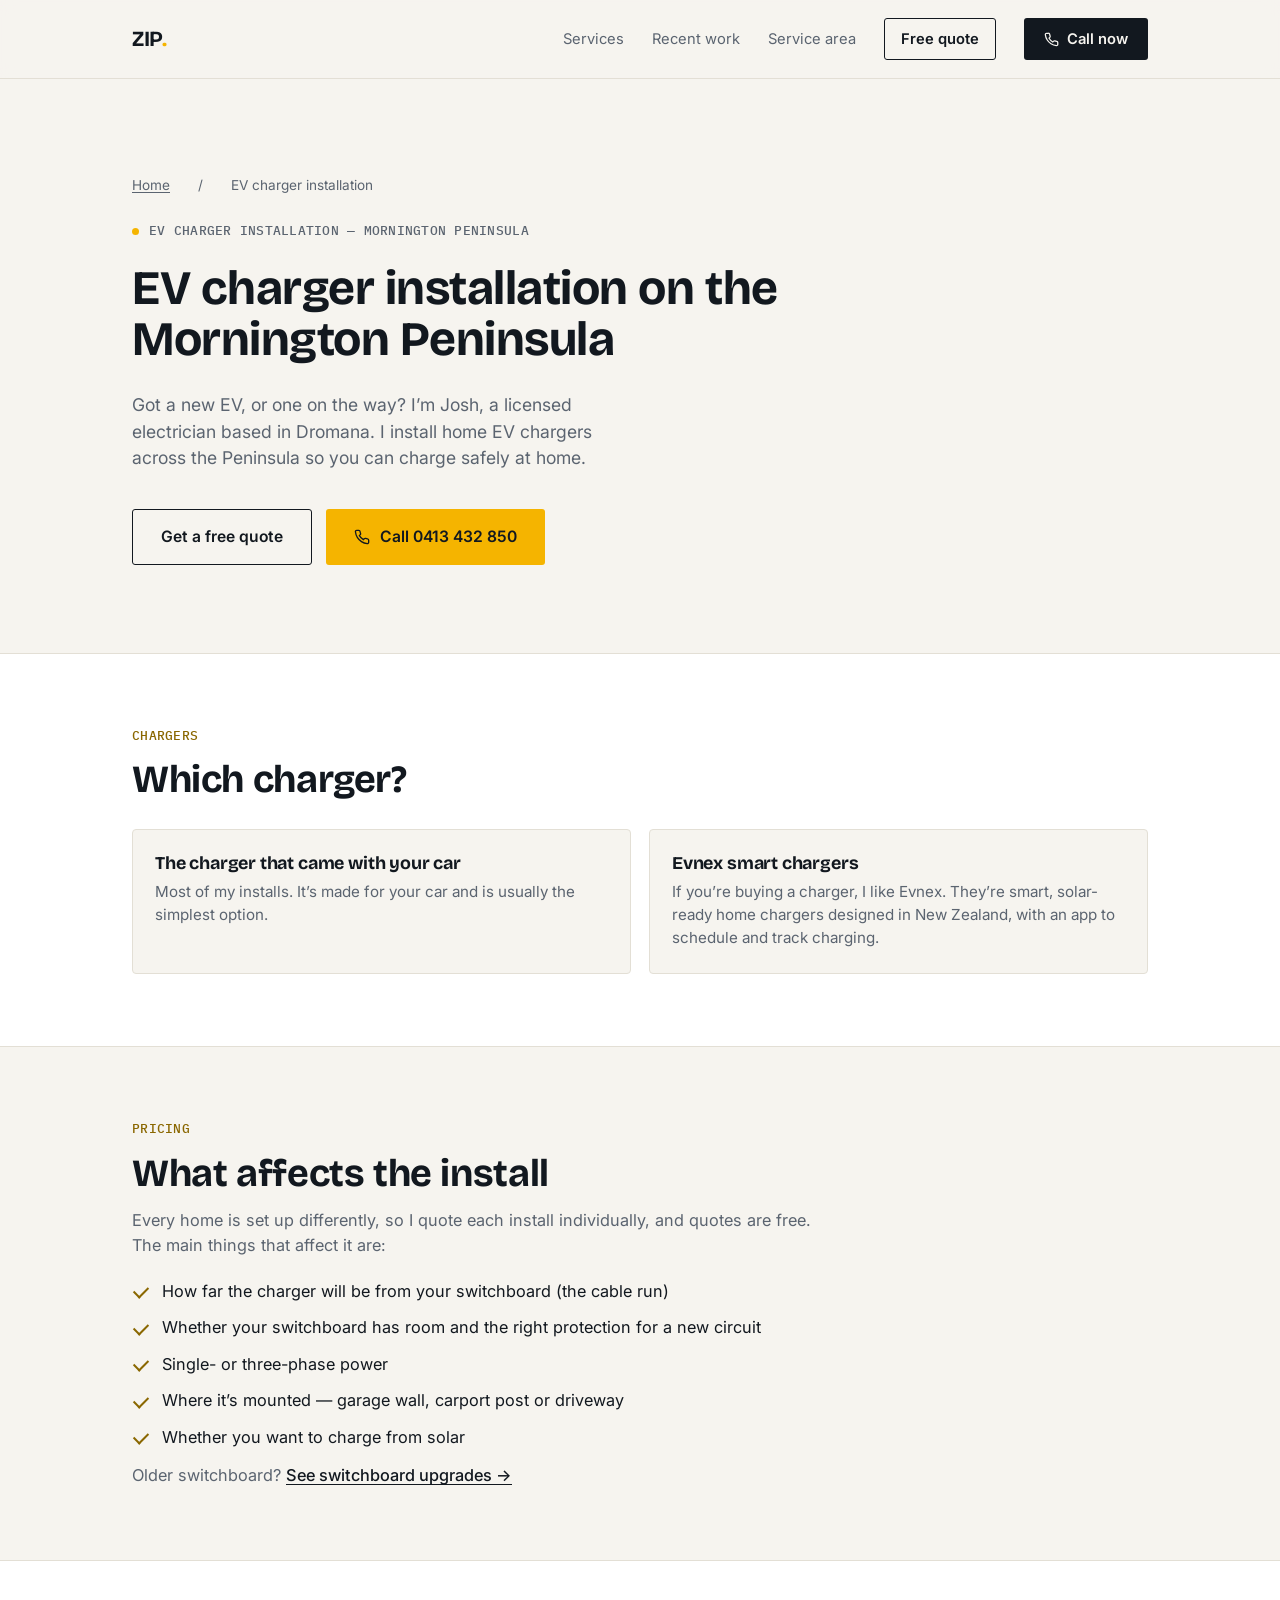
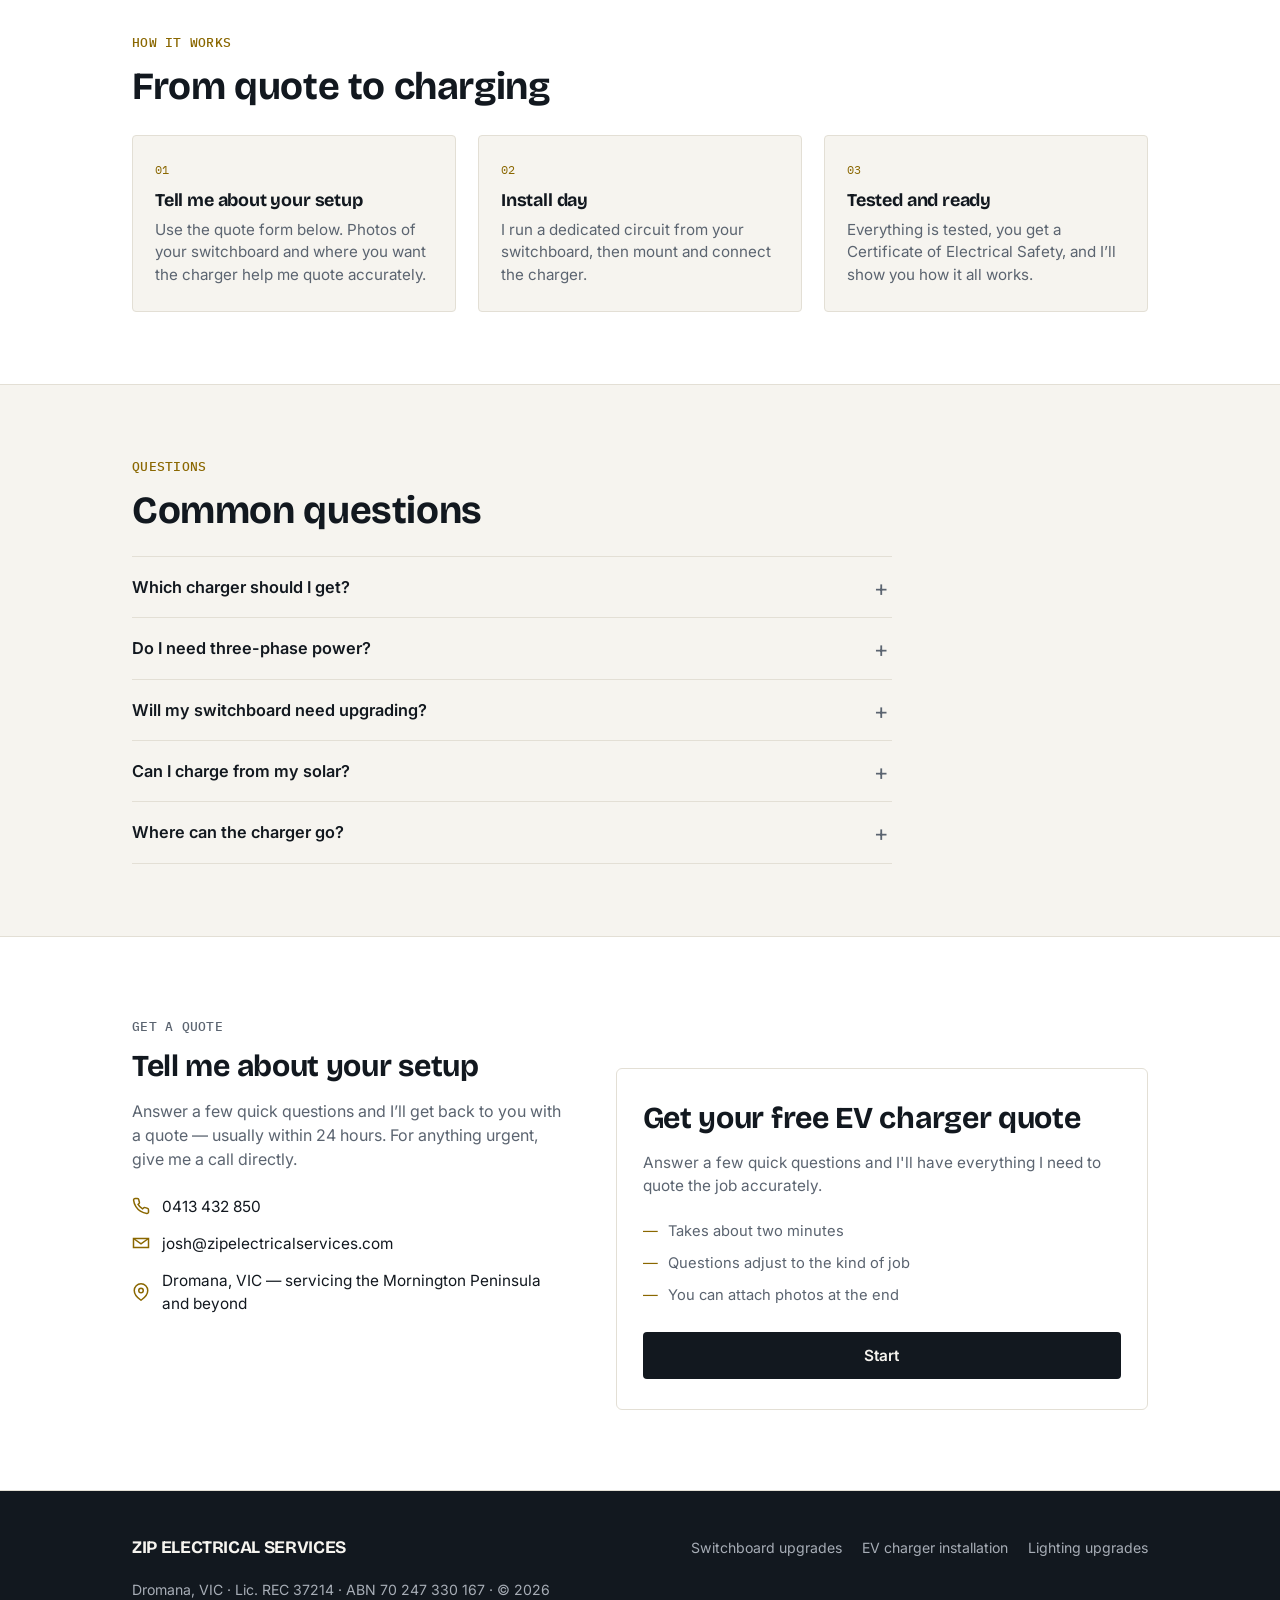
<file: ev-charger-installation.html>
<!DOCTYPE html>
<html lang="en-AU">
<head>
<meta charset="UTF-8">
<meta name="viewport" content="width=device-width, initial-scale=1.0">
<title>EV Charger Installation Mornington Peninsula | Zip Electrical</title>
<meta name="description" content="Home EV charger installs across the Mornington Peninsula by a licensed Dromana electrician. Your car&rsquo;s own charger or an Evnex smart charger. Free quotes.">
<link rel="canonical" href="https://www.zipelectricalservices.com/ev-charger-installation">

<!-- Favicon -->
<link rel="icon" href="/favicon.ico" sizes="any">
<link rel="icon" type="image/png" sizes="32x32" href="/favicon-32x32.png">
<link rel="icon" type="image/png" sizes="16x16" href="/favicon-16x16.png">
<link rel="apple-touch-icon" sizes="180x180" href="/apple-touch-icon.png">
<meta name="theme-color" content="#F6F4EF">

<!-- Open Graph -->
<meta property="og:type" content="website">
<meta property="og:site_name" content="Zip Electrical Services">
<meta property="og:title" content="EV Charger Installation Mornington Peninsula | Zip Electrical">
<meta property="og:description" content="Home EV charger installs across the Mornington Peninsula by a licensed Dromana electrician. Your car&rsquo;s own charger or an Evnex smart charger. Free quotes.">
<meta property="og:image" content="https://www.zipelectricalservices.com/images/work2-switchboard-upgrade.jpg">
<meta property="og:url" content="https://www.zipelectricalservices.com/ev-charger-installation">
<meta property="og:locale" content="en_AU">
<meta name="twitter:card" content="summary_large_image">

<script type="application/ld+json">
{
  "@context": "https://schema.org",
  "@type": "Service",
  "name": "EV charger installation",
  "serviceType": "EV charger installation",
  "url": "https://www.zipelectricalservices.com/ev-charger-installation",
  "provider": {
    "@id": "https://www.zipelectricalservices.com/#business"
  },
  "areaServed": {
    "@type": "Place",
    "name": "Mornington Peninsula, VIC"
  }
}
</script>
<script type="application/ld+json">
{
  "@context": "https://schema.org",
  "@type": "BreadcrumbList",
  "itemListElement": [
    {
      "@type": "ListItem",
      "position": 1,
      "name": "Home",
      "item": "https://www.zipelectricalservices.com/"
    },
    {
      "@type": "ListItem",
      "position": 2,
      "name": "EV charger installation",
      "item": "https://www.zipelectricalservices.com/ev-charger-installation"
    }
  ]
}
</script>
<script type="application/ld+json">
{
  "@context": "https://schema.org",
  "@type": "FAQPage",
  "mainEntity": [
    {
      "@type": "Question",
      "name": "Which charger should I get?",
      "acceptedAnswer": {
        "@type": "Answer",
        "text": "Most of my installs are the charger that came with the car, and that’s usually the simplest option. If you’re buying one, I like Evnex: smart, solar-ready chargers that are well made and easy to use."
      }
    },
    {
      "@type": "Question",
      "name": "Do I need three-phase power?",
      "acceptedAnswer": {
        "@type": "Answer",
        "text": "No. Most homes on the Peninsula are single-phase and charge an EV overnight without any trouble. If you already have three-phase, some cars and chargers can use it to charge faster."
      }
    },
    {
      "@type": "Question",
      "name": "Will my switchboard need upgrading?",
      "acceptedAnswer": {
        "@type": "Answer",
        "text": "Sometimes. An EV charger needs its own circuit, and older boards may not have room or the right protection. A photo of your board helps me check this before I quote. See switchboard upgrades."
      }
    },
    {
      "@type": "Question",
      "name": "Can I charge from my solar?",
      "acceptedAnswer": {
        "@type": "Answer",
        "text": "Some chargers, including Evnex, can use your excess solar to charge the car. Mention you have solar in the quote form and I’ll factor it in."
      }
    },
    {
      "@type": "Question",
      "name": "Where can the charger go?",
      "acceptedAnswer": {
        "@type": "Answer",
        "text": "Usually on a garage wall or carport post close to where you park. The further it is from the switchboard, the longer the cable run, which is why the quote form asks about distance."
      }
    }
  ]
}
</script>

<link rel="preconnect" href="https://fonts.googleapis.com">
<link rel="preconnect" href="https://fonts.gstatic.com" crossorigin>
<link href="https://fonts.googleapis.com/css2?family=Bricolage+Grotesque:wght@400;500;600;700;800&family=Inter:wght@400;500;600&family=IBM+Plex+Mono:wght@500&display=swap" rel="stylesheet">
<link rel="stylesheet" href="/styles.css">
</head>
<body>

<a class="skip-link" href="#main">Skip to content</a>

<header>
  <div class="header-inner">
    <a class="logo" href="/" aria-label="Zip Electrical Services home">ZIP<span>.</span></a>
    <nav>
      <a class="navlink" href="/#services">Services</a>
      <a class="navlink" href="/#work">Recent work</a>
      <a class="navlink" href="/#area">Service area</a>
      <a class="quote-btn" href="#quote">Free quote</a>
      <a class="call-btn" href="tel:+61413432850">
        <svg aria-hidden="true" focusable="false" viewBox="0 0 24 24" fill="none" stroke="currentColor" stroke-width="2"><path d="M22 16.92v3a2 2 0 0 1-2.18 2 19.79 19.79 0 0 1-8.63-3.07 19.5 19.5 0 0 1-6-6 19.79 19.79 0 0 1-3.07-8.67A2 2 0 0 1 4.11 2h3a2 2 0 0 1 2 1.72c.127.96.361 1.903.7 2.81a2 2 0 0 1-.45 2.11L8.09 9.91a16 16 0 0 0 6 6l1.27-1.27a2 2 0 0 1 2.11-.45c.907.339 1.85.573 2.81.7A2 2 0 0 1 22 16.92z"/></svg>
        Call now
      </a>
    </nav>
  </div>
</header>

<main id="main">

<section class="hero svc-hero">
  <nav class="breadcrumb" aria-label="Breadcrumb"><a href="/">Home</a> / <span aria-current="page">EV charger installation</span></nav>
  <div class="hero-eyebrow mono"><span class="dot"></span>EV CHARGER INSTALLATION &mdash; MORNINGTON PENINSULA</div>
  <h1>EV charger installation on the Mornington Peninsula</h1>
  <p class="lead">Got a new EV, or one on the way? I&rsquo;m Josh, a licensed electrician based in Dromana. I install home EV chargers across the Peninsula so you can charge safely at home.</p>
  <div class="hero-actions">
    <a class="btn-secondary" href="#quote">Get a free quote</a>
    <a class="btn-primary" href="tel:+61413432850">
      <svg aria-hidden="true" focusable="false" width="16" height="16" viewBox="0 0 24 24" fill="none" stroke="currentColor" stroke-width="2"><path d="M22 16.92v3a2 2 0 0 1-2.18 2 19.79 19.79 0 0 1-8.63-3.07 19.5 19.5 0 0 1-6-6 19.79 19.79 0 0 1-3.07-8.67A2 2 0 0 1 4.11 2h3a2 2 0 0 1 2 1.72c.127.96.361 1.903.7 2.81a2 2 0 0 1-.45 2.11L8.09 9.91a16 16 0 0 0 6 6l1.27-1.27a2 2 0 0 1 2.11-.45c.907.339 1.85.573 2.81.7A2 2 0 0 1 22 16.92z"/></svg>
      Call 0413 432 850
    </a>
  </div>
</section>

<section class="svc-section alt">
  <div class="wrap">
    <div class="section-head" style="margin-bottom:0;">
      <span class="mono">CHARGERS</span>
      <h2>Which charger?</h2>
    </div>
    <div class="card-grid">
      <div class="info-card">
        <h3>The charger that came with your car</h3>
        <p>Most of my installs. It&rsquo;s made for your car and is usually the simplest option.</p>
      </div>
      <div class="info-card">
        <h3>Evnex smart chargers</h3>
        <p>If you&rsquo;re buying a charger, I like Evnex. They&rsquo;re smart, solar-ready home chargers designed in New Zealand, with an app to schedule and track charging.</p>
      </div>
    </div>
  </div>
</section>

<section class="svc-section">
  <div class="wrap">
    <div class="prose">
      <span class="mono" style="color:var(--amber-dark);display:block;margin-bottom:14px;">PRICING</span>
      <h2>What affects the install</h2>
      <p>Every home is set up differently, so I quote each install individually, and quotes are free. The main things that affect it are:</p>
      <ul class="checklist">
        <li>How far the charger will be from your switchboard (the cable run)</li>
        <li>Whether your switchboard has room and the right protection for a new circuit</li>
        <li>Single- or three-phase power</li>
        <li>Where it&rsquo;s mounted &mdash; garage wall, carport post or driveway</li>
        <li>Whether you want to charge from solar</li>
      </ul>
      <p class="related">Older switchboard? <a href="/switchboard-upgrades">See switchboard upgrades &rarr;</a></p>
    </div>
  </div>
</section>

<section class="svc-section alt">
  <div class="wrap">
    <div class="section-head" style="margin-bottom:0;">
      <span class="mono">HOW IT WORKS</span>
      <h2>From quote to charging</h2>
    </div>
    <ol class="steps">
      <li><h3>Tell me about your setup</h3><p>Use the quote form below. Photos of your switchboard and where you want the charger help me quote accurately.</p></li>
      <li><h3>Install day</h3><p>I run a dedicated circuit from your switchboard, then mount and connect the charger.</p></li>
      <li><h3>Tested and ready</h3><p>Everything is tested, you get a Certificate of Electrical Safety, and I&rsquo;ll show you how it all works.</p></li>
    </ol>
  </div>
</section>

<section class="svc-section" id="faq">
  <div class="wrap">
    <div class="section-head" style="margin-bottom:8px;">
      <span class="mono">QUESTIONS</span>
      <h2>Common questions</h2>
    </div>
    <div class="faq">
      <details>
        <summary>Which charger should I get?</summary>
        <p>Most of my installs are the charger that came with the car, and that&rsquo;s usually the simplest option. If you&rsquo;re buying one, I like Evnex: smart, solar-ready chargers that are well made and easy to use.</p>
      </details>
      <details>
        <summary>Do I need three-phase power?</summary>
        <p>No. Most homes on the Peninsula are single-phase and charge an EV overnight without any trouble. If you already have three-phase, some cars and chargers can use it to charge faster.</p>
      </details>
      <details>
        <summary>Will my switchboard need upgrading?</summary>
        <p>Sometimes. An EV charger needs its own circuit, and older boards may not have room or the right protection. A photo of your board helps me check this before I quote. See <a href="/switchboard-upgrades">switchboard upgrades</a>.</p>
      </details>
      <details>
        <summary>Can I charge from my solar?</summary>
        <p>Some chargers, including Evnex, can use your excess solar to charge the car. Mention you have solar in the quote form and I&rsquo;ll factor it in.</p>
      </details>
      <details>
        <summary>Where can the charger go?</summary>
        <p>Usually on a garage wall or carport post close to where you park. The further it is from the switchboard, the longer the cable run, which is why the quote form asks about distance.</p>
      </details>
    </div>
  </div>
</section>

<section class="quote-band" id="quote">
  <div class="quote-inner">
    <div class="quote-side">
      <span class="mono">GET A QUOTE</span>
      <h2>Tell me about your setup</h2>
      <p>Answer a few quick questions and I&rsquo;ll get back to you with a quote &mdash; usually within 24 hours. For anything urgent, give me a call directly.</p>
      <div class="contact-block">
        <div class="contact-row">
          <svg aria-hidden="true" focusable="false" viewBox="0 0 24 24" fill="none" stroke="currentColor" stroke-width="2"><path d="M22 16.92v3a2 2 0 0 1-2.18 2 19.79 19.79 0 0 1-8.63-3.07 19.5 19.5 0 0 1-6-6 19.79 19.79 0 0 1-3.07-8.67A2 2 0 0 1 4.11 2h3a2 2 0 0 1 2 1.72c.127.96.361 1.903.7 2.81a2 2 0 0 1-.45 2.11L8.09 9.91a16 16 0 0 0 6 6l1.27-1.27a2 2 0 0 1 2.11-.45c.907.339 1.85.573 2.81.7A2 2 0 0 1 22 16.92z"/></svg>
          <a href="tel:+61413432850">0413 432 850</a>
        </div>
        <div class="contact-row">
          <svg aria-hidden="true" focusable="false" viewBox="0 0 24 24" fill="none" stroke="currentColor" stroke-width="2"><path d="M4 4h16v16H4z" opacity="0"/><path d="M22 6l-10 7L2 6"/><path d="M2 6h20v12H2z"/></svg>
          <a href="mailto:josh@zipelectricalservices.com">josh@zipelectricalservices.com</a>
        </div>
        <div class="contact-row">
          <svg aria-hidden="true" focusable="false" viewBox="0 0 24 24" fill="none" stroke="currentColor" stroke-width="2"><path d="M21 10c0 7-9 13-9 13s-9-6-9-13a9 9 0 0 1 18 0z"/><circle cx="12" cy="10" r="3"/></svg>
          <span>Dromana, VIC &mdash; servicing the Mornington Peninsula and beyond</span>
        </div>
      </div>
    </div>
    <div class="qb" data-job="ev" data-intro-title="Get your free EV charger quote">
      <div class="progress-track" aria-hidden="true"><div class="progress-fill" id="qbProgressFill"></div></div>
      <div class="qb-step-label" id="qbStepLabel"></div>
      <div id="qbStage"></div>
    </div>
  </div>
</section>

</main>

<footer>
  <div class="footer-inner">
    <a class="logo" href="/">ZIP ELECTRICAL SERVICES</a>
    <nav class="footer-links" aria-label="Services">
      <a href="/switchboard-upgrades">Switchboard upgrades</a>
      <a href="/ev-charger-installation">EV charger installation</a>
      <a href="/lighting-upgrades">Lighting upgrades</a>
    </nav>
    <div>Dromana, VIC &middot; Lic.&nbsp;REC&nbsp;37214 &middot; ABN&nbsp;70&nbsp;247&nbsp;330&nbsp;167 &middot; &copy;&nbsp;2026</div>
  </div>
</footer>

<script src="/quote-wizard.js"></script>
</body>
</html>
</file>
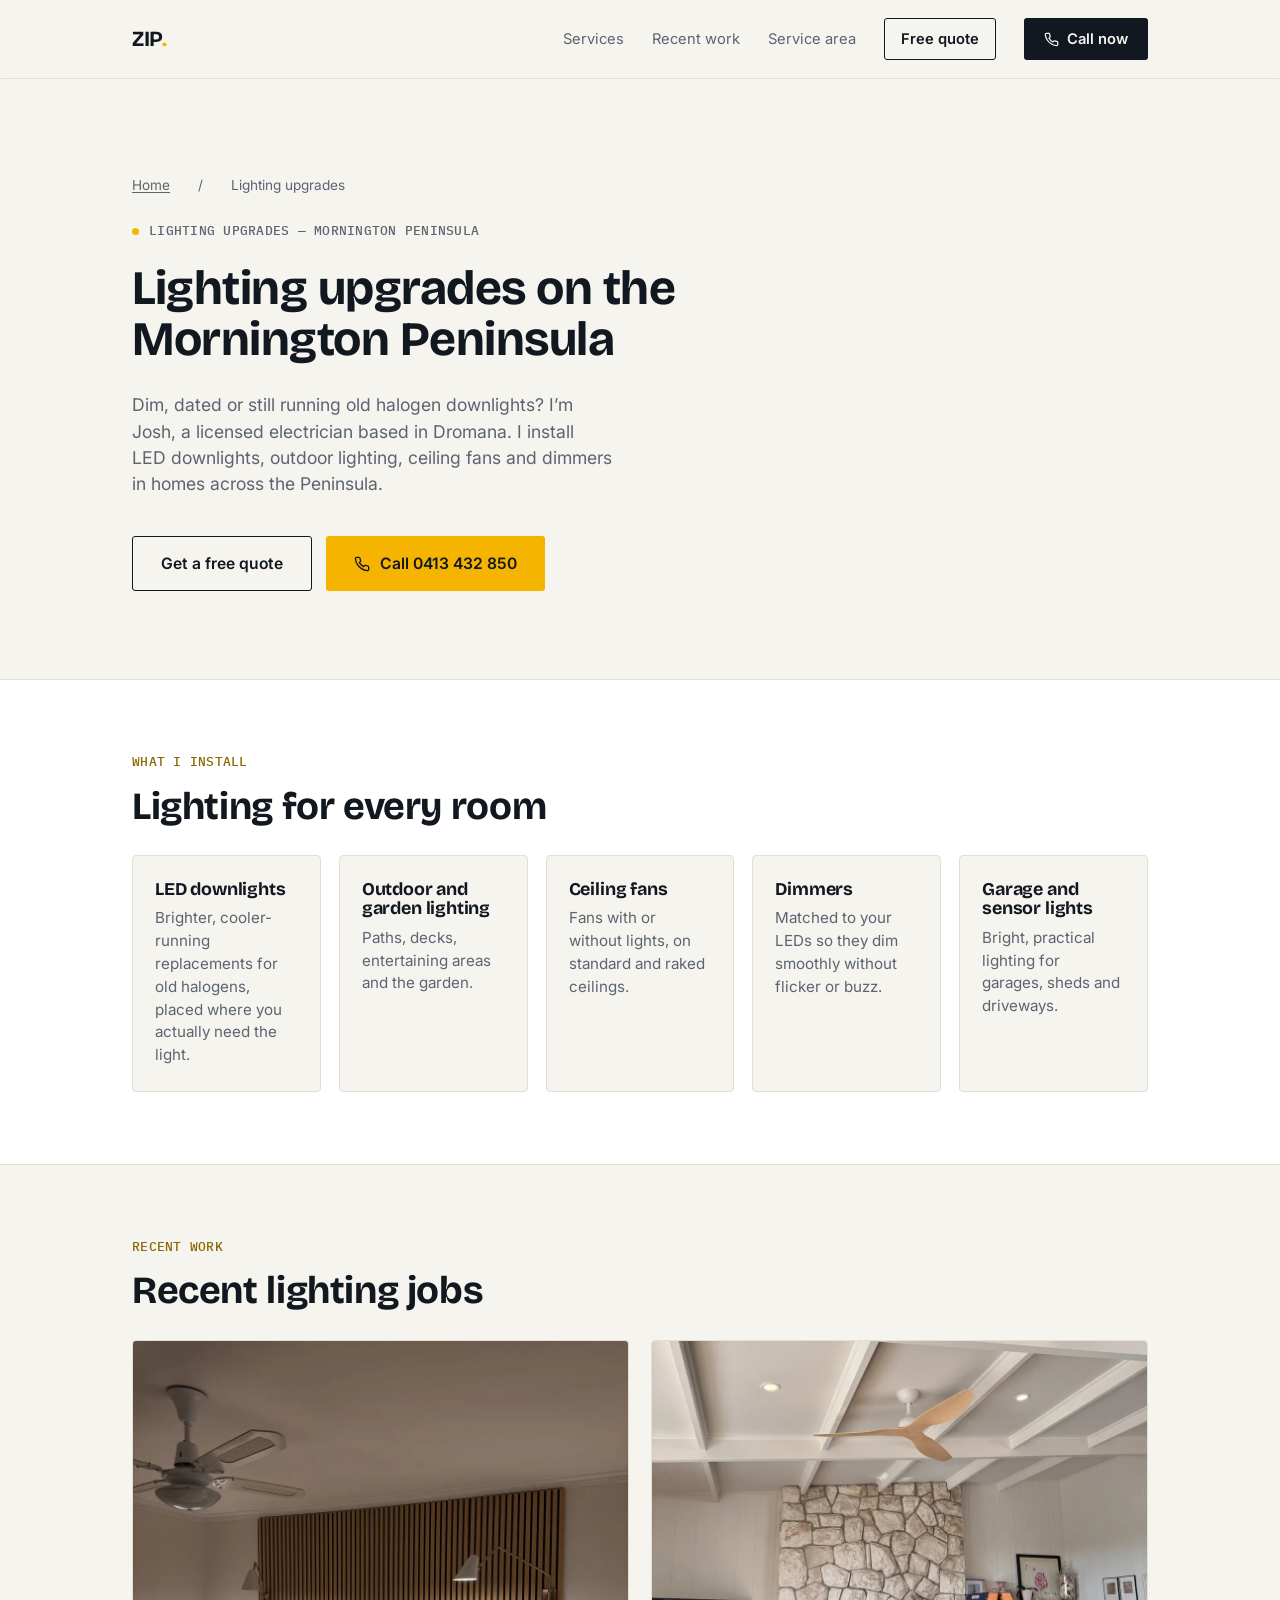
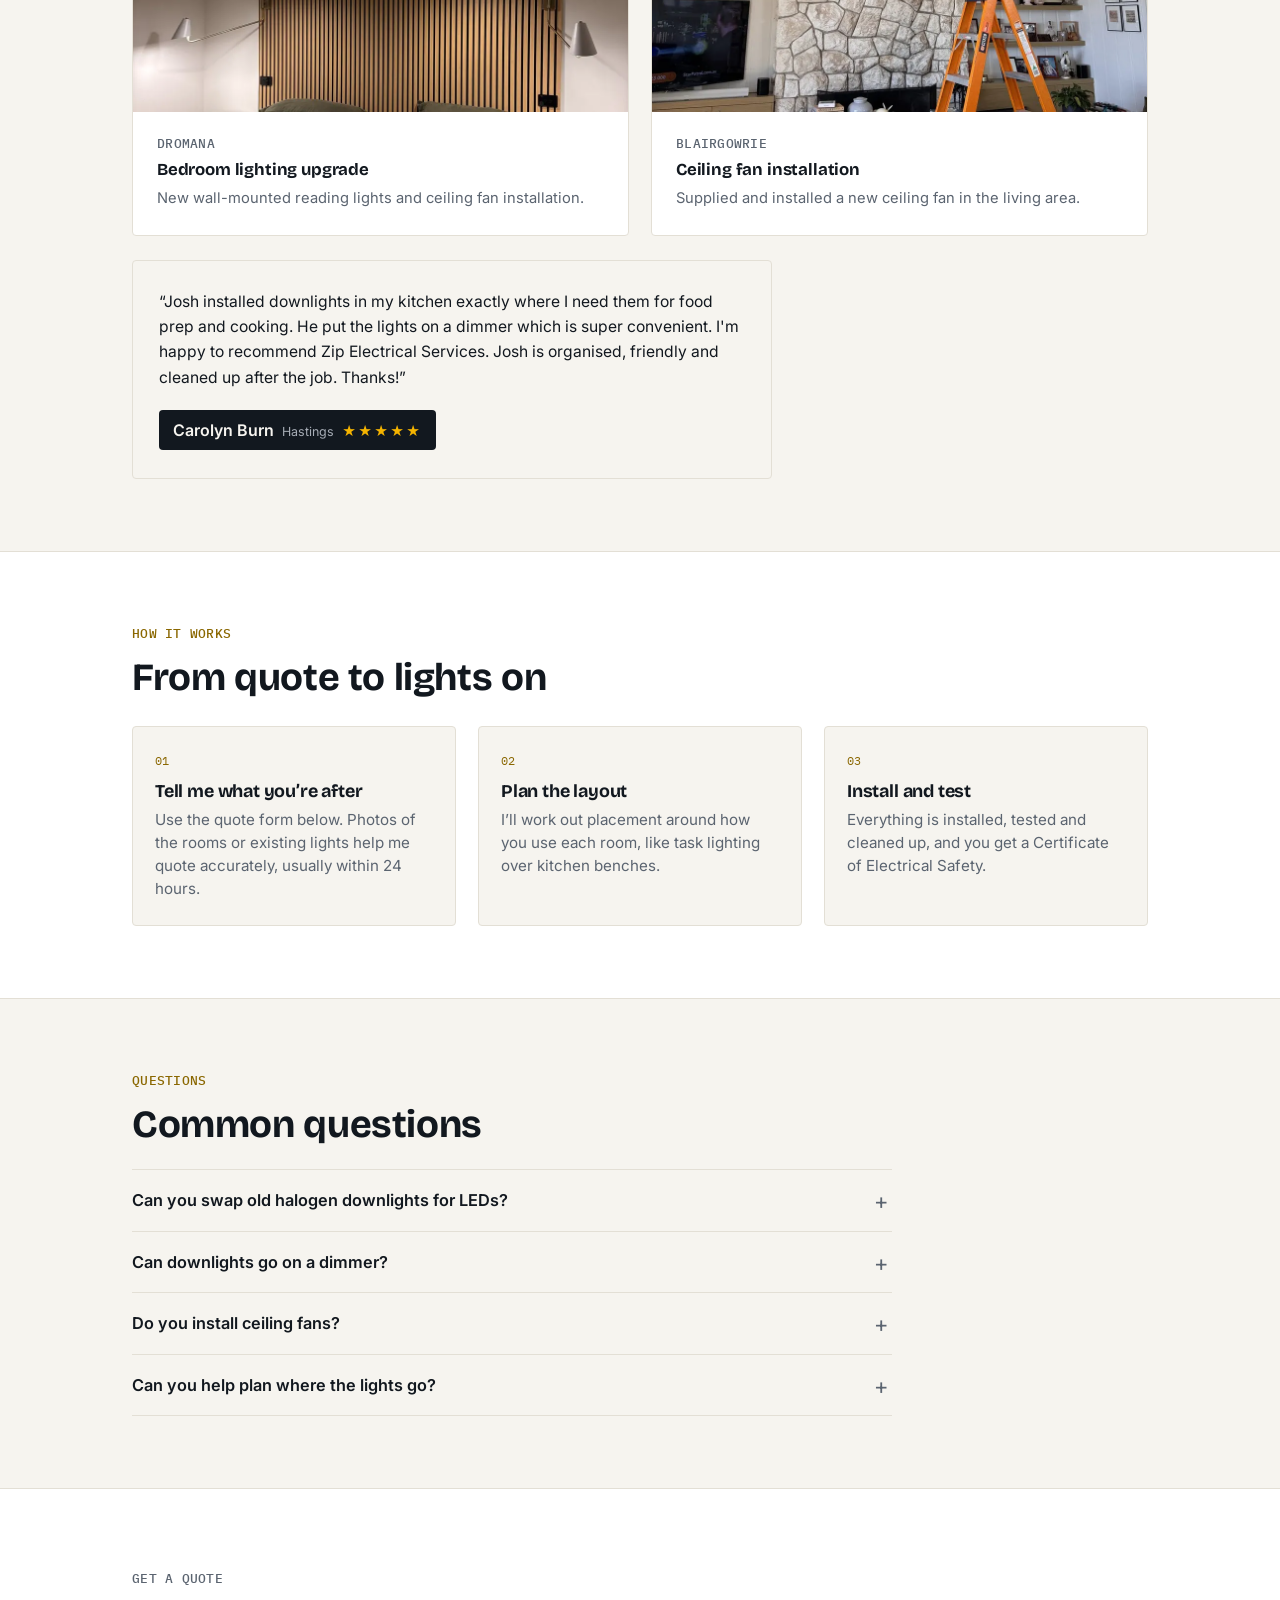
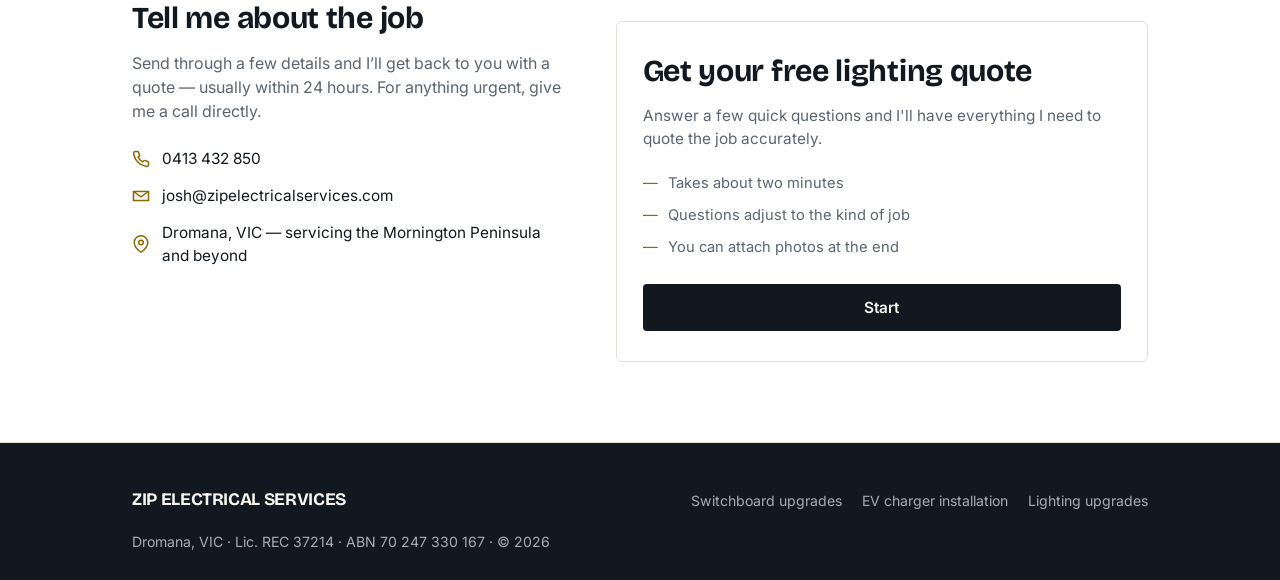
<file: lighting-upgrades.html>
<!DOCTYPE html>
<html lang="en-AU">
<head>
<meta charset="UTF-8">
<meta name="viewport" content="width=device-width, initial-scale=1.0">
<title>LED Lighting Upgrades Mornington Peninsula | Zip Electrical</title>
<meta name="description" content="LED downlights, outdoor lighting, ceiling fans and dimmers installed across the Mornington Peninsula by a licensed Dromana electrician. Free quotes.">
<link rel="canonical" href="https://www.zipelectricalservices.com/lighting-upgrades">

<!-- Favicon -->
<link rel="icon" href="/favicon.ico" sizes="any">
<link rel="icon" type="image/png" sizes="32x32" href="/favicon-32x32.png">
<link rel="icon" type="image/png" sizes="16x16" href="/favicon-16x16.png">
<link rel="apple-touch-icon" sizes="180x180" href="/apple-touch-icon.png">
<meta name="theme-color" content="#F6F4EF">

<!-- Open Graph -->
<meta property="og:type" content="website">
<meta property="og:site_name" content="Zip Electrical Services">
<meta property="og:title" content="LED Lighting Upgrades Mornington Peninsula | Zip Electrical">
<meta property="og:description" content="LED downlights, outdoor lighting, ceiling fans and dimmers installed across the Mornington Peninsula by a licensed Dromana electrician. Free quotes.">
<meta property="og:image" content="https://www.zipelectricalservices.com/images/work1-bedroom-lighting.jpg">
<meta property="og:url" content="https://www.zipelectricalservices.com/lighting-upgrades">
<meta property="og:locale" content="en_AU">
<meta name="twitter:card" content="summary_large_image">

<script type="application/ld+json">
{
  "@context": "https://schema.org",
  "@type": "Service",
  "name": "Lighting upgrades",
  "serviceType": "Lighting installation",
  "url": "https://www.zipelectricalservices.com/lighting-upgrades",
  "provider": {
    "@id": "https://www.zipelectricalservices.com/#business"
  },
  "areaServed": {
    "@type": "Place",
    "name": "Mornington Peninsula, VIC"
  }
}
</script>
<script type="application/ld+json">
{
  "@context": "https://schema.org",
  "@type": "BreadcrumbList",
  "itemListElement": [
    {
      "@type": "ListItem",
      "position": 1,
      "name": "Home",
      "item": "https://www.zipelectricalservices.com/"
    },
    {
      "@type": "ListItem",
      "position": 2,
      "name": "Lighting upgrades",
      "item": "https://www.zipelectricalservices.com/lighting-upgrades"
    }
  ]
}
</script>
<script type="application/ld+json">
{
  "@context": "https://schema.org",
  "@type": "FAQPage",
  "mainEntity": [
    {
      "@type": "Question",
      "name": "Can you swap old halogen downlights for LEDs?",
      "acceptedAnswer": {
        "@type": "Answer",
        "text": "Yes. LEDs use far less power and run much cooler than halogens. I’ll check the existing fittings and wiring while I’m there."
      }
    },
    {
      "@type": "Question",
      "name": "Can downlights go on a dimmer?",
      "acceptedAnswer": {
        "@type": "Answer",
        "text": "Yes, with LED downlights and a dimmer that are compatible with each other. I’ll match them so they dim smoothly without flickering or buzzing."
      }
    },
    {
      "@type": "Question",
      "name": "Do you install ceiling fans?",
      "acceptedAnswer": {
        "@type": "Answer",
        "text": "Yes, including fans with lights, on standard and raked ceilings."
      }
    },
    {
      "@type": "Question",
      "name": "Can you help plan where the lights go?",
      "acceptedAnswer": {
        "@type": "Answer",
        "text": "Yes. I’ll work out placement around how you use the room, like good task lighting over kitchen benches."
      }
    }
  ]
}
</script>

<link rel="preconnect" href="https://fonts.googleapis.com">
<link rel="preconnect" href="https://fonts.gstatic.com" crossorigin>
<link href="https://fonts.googleapis.com/css2?family=Bricolage+Grotesque:wght@400;500;600;700;800&family=Inter:wght@400;500;600&family=IBM+Plex+Mono:wght@500&display=swap" rel="stylesheet">
<link rel="stylesheet" href="/styles.css">
</head>
<body>

<a class="skip-link" href="#main">Skip to content</a>

<header>
  <div class="header-inner">
    <a class="logo" href="/" aria-label="Zip Electrical Services home">ZIP<span>.</span></a>
    <nav>
      <a class="navlink" href="/#services">Services</a>
      <a class="navlink" href="/#work">Recent work</a>
      <a class="navlink" href="/#area">Service area</a>
      <a class="quote-btn" href="#quote">Free quote</a>
      <a class="call-btn" href="tel:+61413432850">
        <svg aria-hidden="true" focusable="false" viewBox="0 0 24 24" fill="none" stroke="currentColor" stroke-width="2"><path d="M22 16.92v3a2 2 0 0 1-2.18 2 19.79 19.79 0 0 1-8.63-3.07 19.5 19.5 0 0 1-6-6 19.79 19.79 0 0 1-3.07-8.67A2 2 0 0 1 4.11 2h3a2 2 0 0 1 2 1.72c.127.96.361 1.903.7 2.81a2 2 0 0 1-.45 2.11L8.09 9.91a16 16 0 0 0 6 6l1.27-1.27a2 2 0 0 1 2.11-.45c.907.339 1.85.573 2.81.7A2 2 0 0 1 22 16.92z"/></svg>
        Call now
      </a>
    </nav>
  </div>
</header>

<main id="main">

<section class="hero svc-hero">
  <nav class="breadcrumb" aria-label="Breadcrumb"><a href="/">Home</a> / <span aria-current="page">Lighting upgrades</span></nav>
  <div class="hero-eyebrow mono"><span class="dot"></span>LIGHTING UPGRADES &mdash; MORNINGTON PENINSULA</div>
  <h1>Lighting upgrades on the Mornington Peninsula</h1>
  <p class="lead">Dim, dated or still running old halogen downlights? I&rsquo;m Josh, a licensed electrician based in Dromana. I install LED downlights, outdoor lighting, ceiling fans and dimmers in homes across the Peninsula.</p>
  <div class="hero-actions">
    <a class="btn-secondary" href="#quote">Get a free quote</a>
    <a class="btn-primary" href="tel:+61413432850">
      <svg aria-hidden="true" focusable="false" width="16" height="16" viewBox="0 0 24 24" fill="none" stroke="currentColor" stroke-width="2"><path d="M22 16.92v3a2 2 0 0 1-2.18 2 19.79 19.79 0 0 1-8.63-3.07 19.5 19.5 0 0 1-6-6 19.79 19.79 0 0 1-3.07-8.67A2 2 0 0 1 4.11 2h3a2 2 0 0 1 2 1.72c.127.96.361 1.903.7 2.81a2 2 0 0 1-.45 2.11L8.09 9.91a16 16 0 0 0 6 6l1.27-1.27a2 2 0 0 1 2.11-.45c.907.339 1.85.573 2.81.7A2 2 0 0 1 22 16.92z"/></svg>
      Call 0413 432 850
    </a>
  </div>
</section>

<section class="svc-section alt">
  <div class="wrap">
    <div class="section-head" style="margin-bottom:0;">
      <span class="mono">WHAT I INSTALL</span>
      <h2>Lighting for every room</h2>
    </div>
    <div class="card-grid">
      <div class="info-card"><h3>LED downlights</h3><p>Brighter, cooler-running replacements for old halogens, placed where you actually need the light.</p></div>
      <div class="info-card"><h3>Outdoor and garden lighting</h3><p>Paths, decks, entertaining areas and the garden.</p></div>
      <div class="info-card"><h3>Ceiling fans</h3><p>Fans with or without lights, on standard and raked ceilings.</p></div>
      <div class="info-card"><h3>Dimmers</h3><p>Matched to your LEDs so they dim smoothly without flicker or buzz.</p></div>
      <div class="info-card"><h3>Garage and sensor lights</h3><p>Bright, practical lighting for garages, sheds and driveways.</p></div>
    </div>
  </div>
</section>

<section class="svc-section" id="work">
  <div class="wrap">
    <div class="section-head" style="margin-bottom:28px;">
      <span class="mono">RECENT WORK</span>
      <h2>Recent lighting jobs</h2>
    </div>
    <div class="work-grid">
      <div class="work-card">
        <div class="work-photo"><img src="/images/work1-bedroom-lighting.webp" alt="Bedroom lighting upgrade in Dromana — wall-mounted reading lights and ceiling fan" loading="lazy" width="1000" height="750"></div>
        <div class="work-body">
          <span class="mono">DROMANA</span>
          <h3>Bedroom lighting upgrade</h3>
          <p>New wall-mounted reading lights and ceiling fan installation.</p>
        </div>
      </div>
      <div class="work-card">
        <div class="work-photo"><img src="/images/work3-ceiling-fan.webp" alt="Ceiling fan installation in Blairgowrie — living room with vaulted ceiling" loading="lazy" width="1000" height="750"></div>
        <div class="work-body">
          <span class="mono">BLAIRGOWRIE</span>
          <h3>Ceiling fan installation</h3>
          <p>Supplied and installed a new ceiling fan in the living area.</p>
        </div>
      </div>
    </div>
    <div class="single-review">
      <blockquote class="testimonial-card">
        <p class="testimonial-text">&ldquo;Josh installed downlights in my kitchen exactly where I need them for food prep and cooking. He put the lights on a dimmer which is super convenient. I'm happy to recommend Zip Electrical Services. Josh is organised, friendly and cleaned up after the job. Thanks!&rdquo;</p>
        <footer class="testimonial-author">
          <div class="testimonial-badge">
            <span class="testimonial-name">Carolyn Burn</span>
            <span class="testimonial-location">Hastings</span>
            <span class="testimonial-stars" role="img" aria-label="5 out of 5 stars">&#9733;&#9733;&#9733;&#9733;&#9733;</span>
          </div>
        </footer>
      </blockquote>
    </div>
  </div>
</section>

<section class="svc-section alt">
  <div class="wrap">
    <div class="section-head" style="margin-bottom:0;">
      <span class="mono">HOW IT WORKS</span>
      <h2>From quote to lights on</h2>
    </div>
    <ol class="steps">
      <li><h3>Tell me what you&rsquo;re after</h3><p>Use the quote form below. Photos of the rooms or existing lights help me quote accurately, usually within 24 hours.</p></li>
      <li><h3>Plan the layout</h3><p>I&rsquo;ll work out placement around how you use each room, like task lighting over kitchen benches.</p></li>
      <li><h3>Install and test</h3><p>Everything is installed, tested and cleaned up, and you get a Certificate of Electrical Safety.</p></li>
    </ol>
  </div>
</section>

<section class="svc-section" id="faq">
  <div class="wrap">
    <div class="section-head" style="margin-bottom:8px;">
      <span class="mono">QUESTIONS</span>
      <h2>Common questions</h2>
    </div>
    <div class="faq">
      <details>
        <summary>Can you swap old halogen downlights for LEDs?</summary>
        <p>Yes. LEDs use far less power and run much cooler than halogens. I&rsquo;ll check the existing fittings and wiring while I&rsquo;m there.</p>
      </details>
      <details>
        <summary>Can downlights go on a dimmer?</summary>
        <p>Yes, with LED downlights and a dimmer that are compatible with each other. I&rsquo;ll match them so they dim smoothly without flickering or buzzing.</p>
      </details>
      <details>
        <summary>Do you install ceiling fans?</summary>
        <p>Yes, including fans with lights, on standard and raked ceilings.</p>
      </details>
      <details>
        <summary>Can you help plan where the lights go?</summary>
        <p>Yes. I&rsquo;ll work out placement around how you use the room, like good task lighting over kitchen benches.</p>
      </details>
    </div>
  </div>
</section>

<section class="quote-band" id="quote">
  <div class="quote-inner">
    <div class="quote-side">
      <span class="mono">GET A QUOTE</span>
      <h2>Tell me about the job</h2>
      <p>Send through a few details and I&rsquo;ll get back to you with a quote &mdash; usually within 24 hours. For anything urgent, give me a call directly.</p>
      <div class="contact-block">
        <div class="contact-row">
          <svg aria-hidden="true" focusable="false" viewBox="0 0 24 24" fill="none" stroke="currentColor" stroke-width="2"><path d="M22 16.92v3a2 2 0 0 1-2.18 2 19.79 19.79 0 0 1-8.63-3.07 19.5 19.5 0 0 1-6-6 19.79 19.79 0 0 1-3.07-8.67A2 2 0 0 1 4.11 2h3a2 2 0 0 1 2 1.72c.127.96.361 1.903.7 2.81a2 2 0 0 1-.45 2.11L8.09 9.91a16 16 0 0 0 6 6l1.27-1.27a2 2 0 0 1 2.11-.45c.907.339 1.85.573 2.81.7A2 2 0 0 1 22 16.92z"/></svg>
          <a href="tel:+61413432850">0413 432 850</a>
        </div>
        <div class="contact-row">
          <svg aria-hidden="true" focusable="false" viewBox="0 0 24 24" fill="none" stroke="currentColor" stroke-width="2"><path d="M4 4h16v16H4z" opacity="0"/><path d="M22 6l-10 7L2 6"/><path d="M2 6h20v12H2z"/></svg>
          <a href="mailto:josh@zipelectricalservices.com">josh@zipelectricalservices.com</a>
        </div>
        <div class="contact-row">
          <svg aria-hidden="true" focusable="false" viewBox="0 0 24 24" fill="none" stroke="currentColor" stroke-width="2"><path d="M21 10c0 7-9 13-9 13s-9-6-9-13a9 9 0 0 1 18 0z"/><circle cx="12" cy="10" r="3"/></svg>
          <span>Dromana, VIC &mdash; servicing the Mornington Peninsula and beyond</span>
        </div>
      </div>
    </div>
    <div class="qb" data-job="lighting" data-intro-title="Get your free lighting quote">
      <div class="progress-track" aria-hidden="true"><div class="progress-fill" id="qbProgressFill"></div></div>
      <div class="qb-step-label" id="qbStepLabel"></div>
      <div id="qbStage"></div>
    </div>
  </div>
</section>

</main>

<footer>
  <div class="footer-inner">
    <a class="logo" href="/">ZIP ELECTRICAL SERVICES</a>
    <nav class="footer-links" aria-label="Services">
      <a href="/switchboard-upgrades">Switchboard upgrades</a>
      <a href="/ev-charger-installation">EV charger installation</a>
      <a href="/lighting-upgrades">Lighting upgrades</a>
    </nav>
    <div>Dromana, VIC &middot; Lic.&nbsp;REC&nbsp;37214 &middot; ABN&nbsp;70&nbsp;247&nbsp;330&nbsp;167 &middot; &copy;&nbsp;2026</div>
  </div>
</footer>

<script src="/quote-wizard.js"></script>
</body>
</html>
</file>
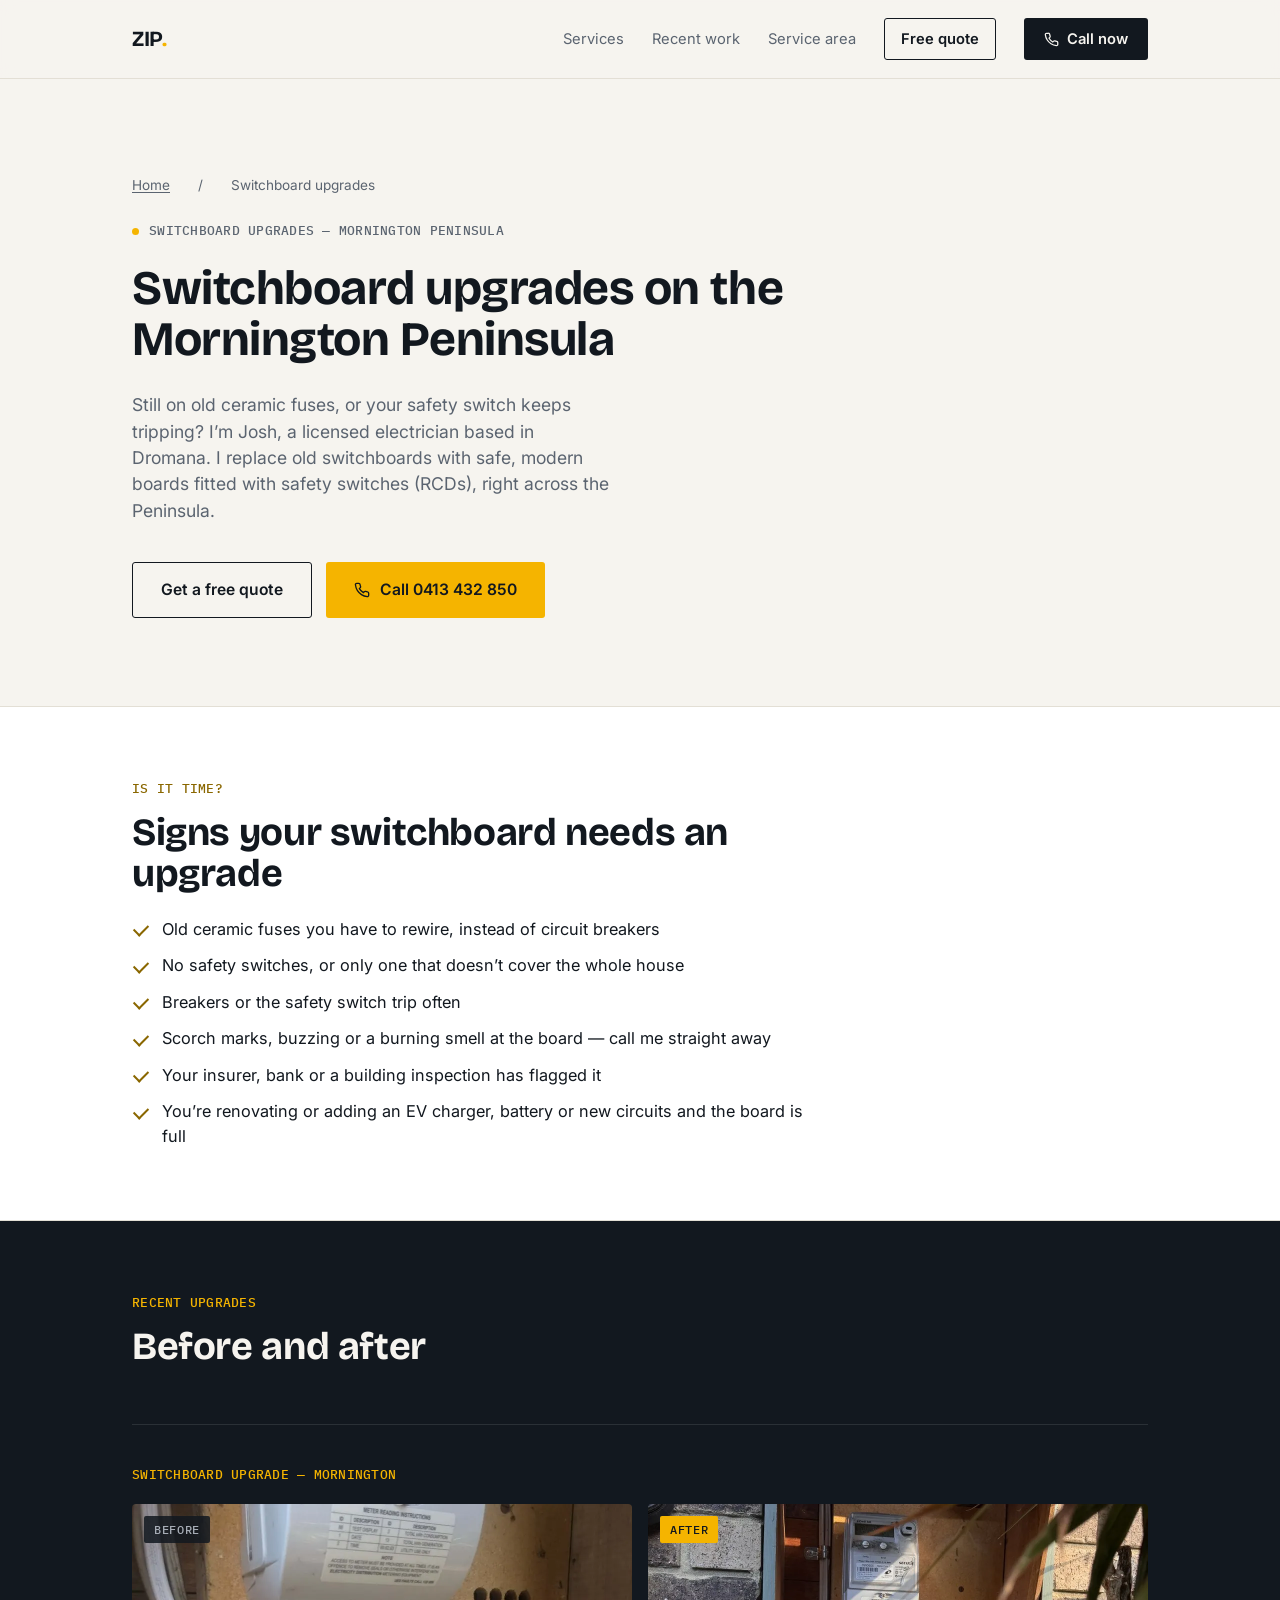
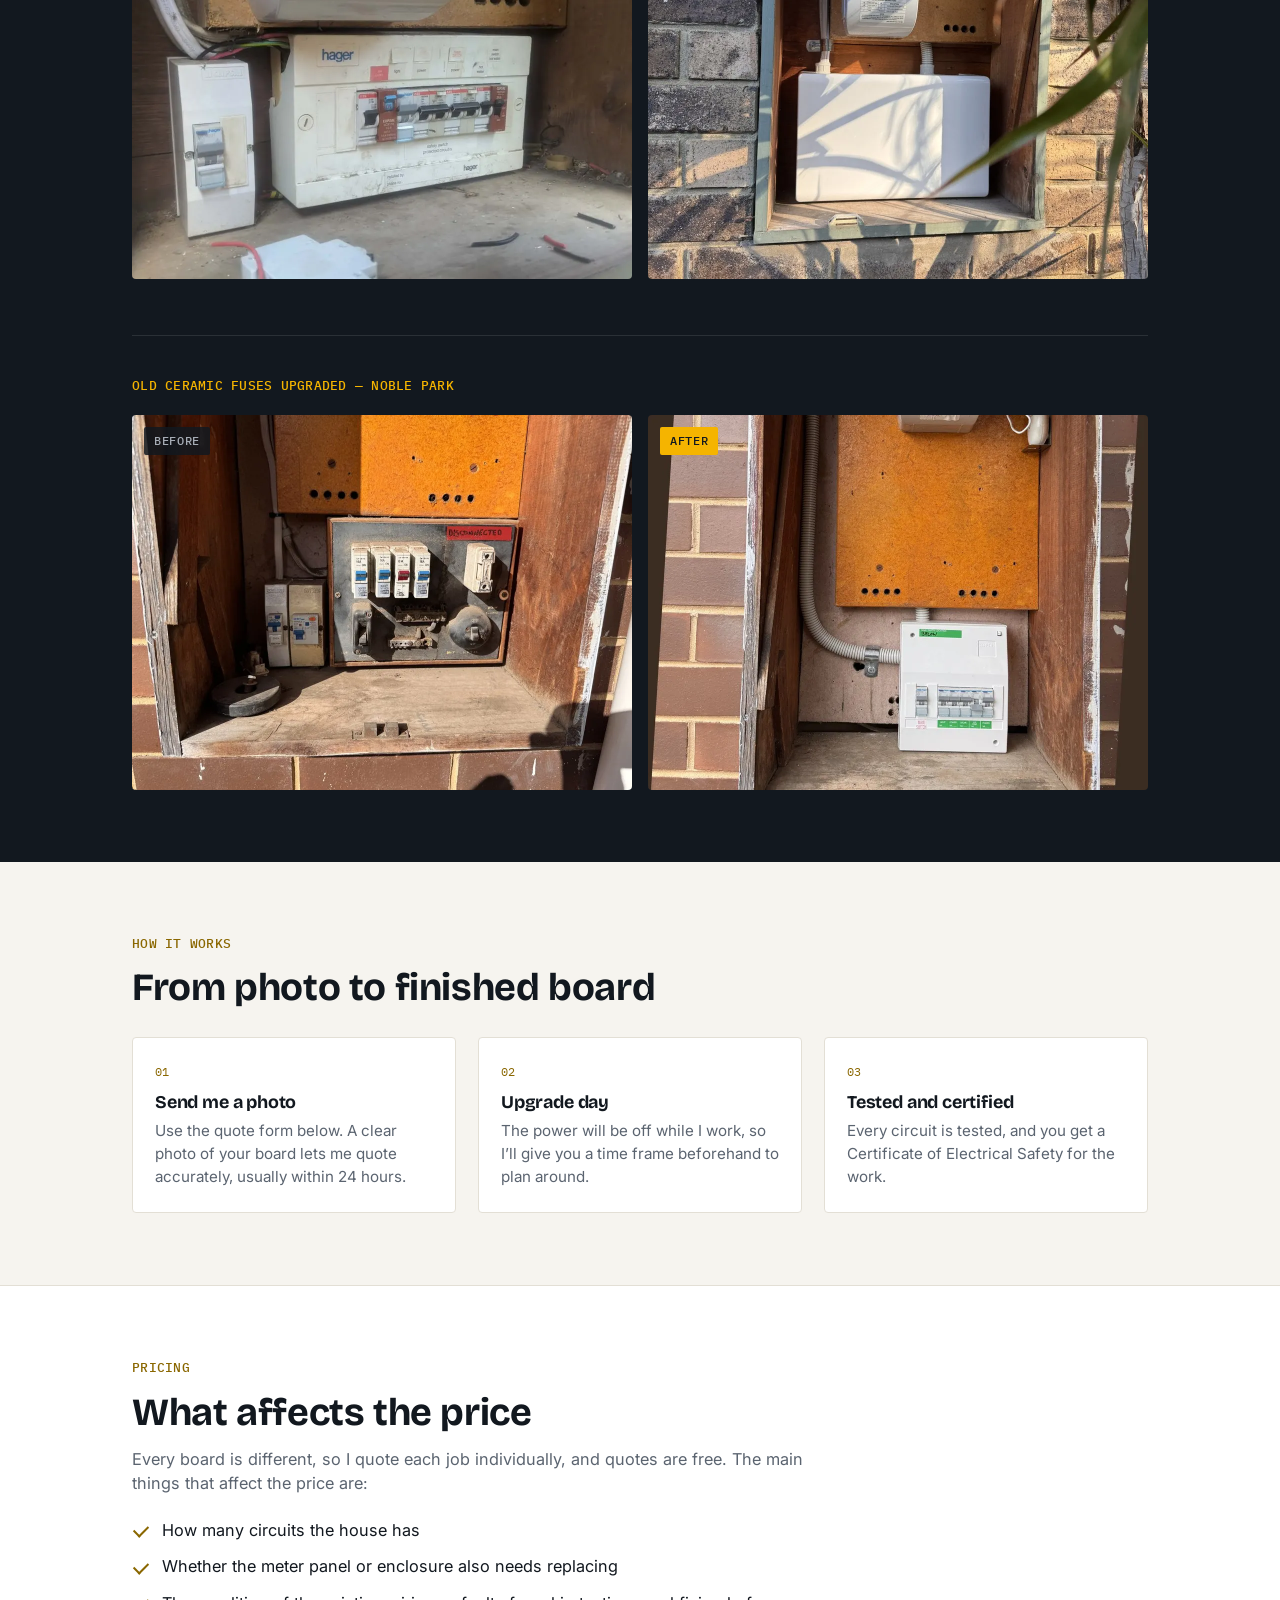
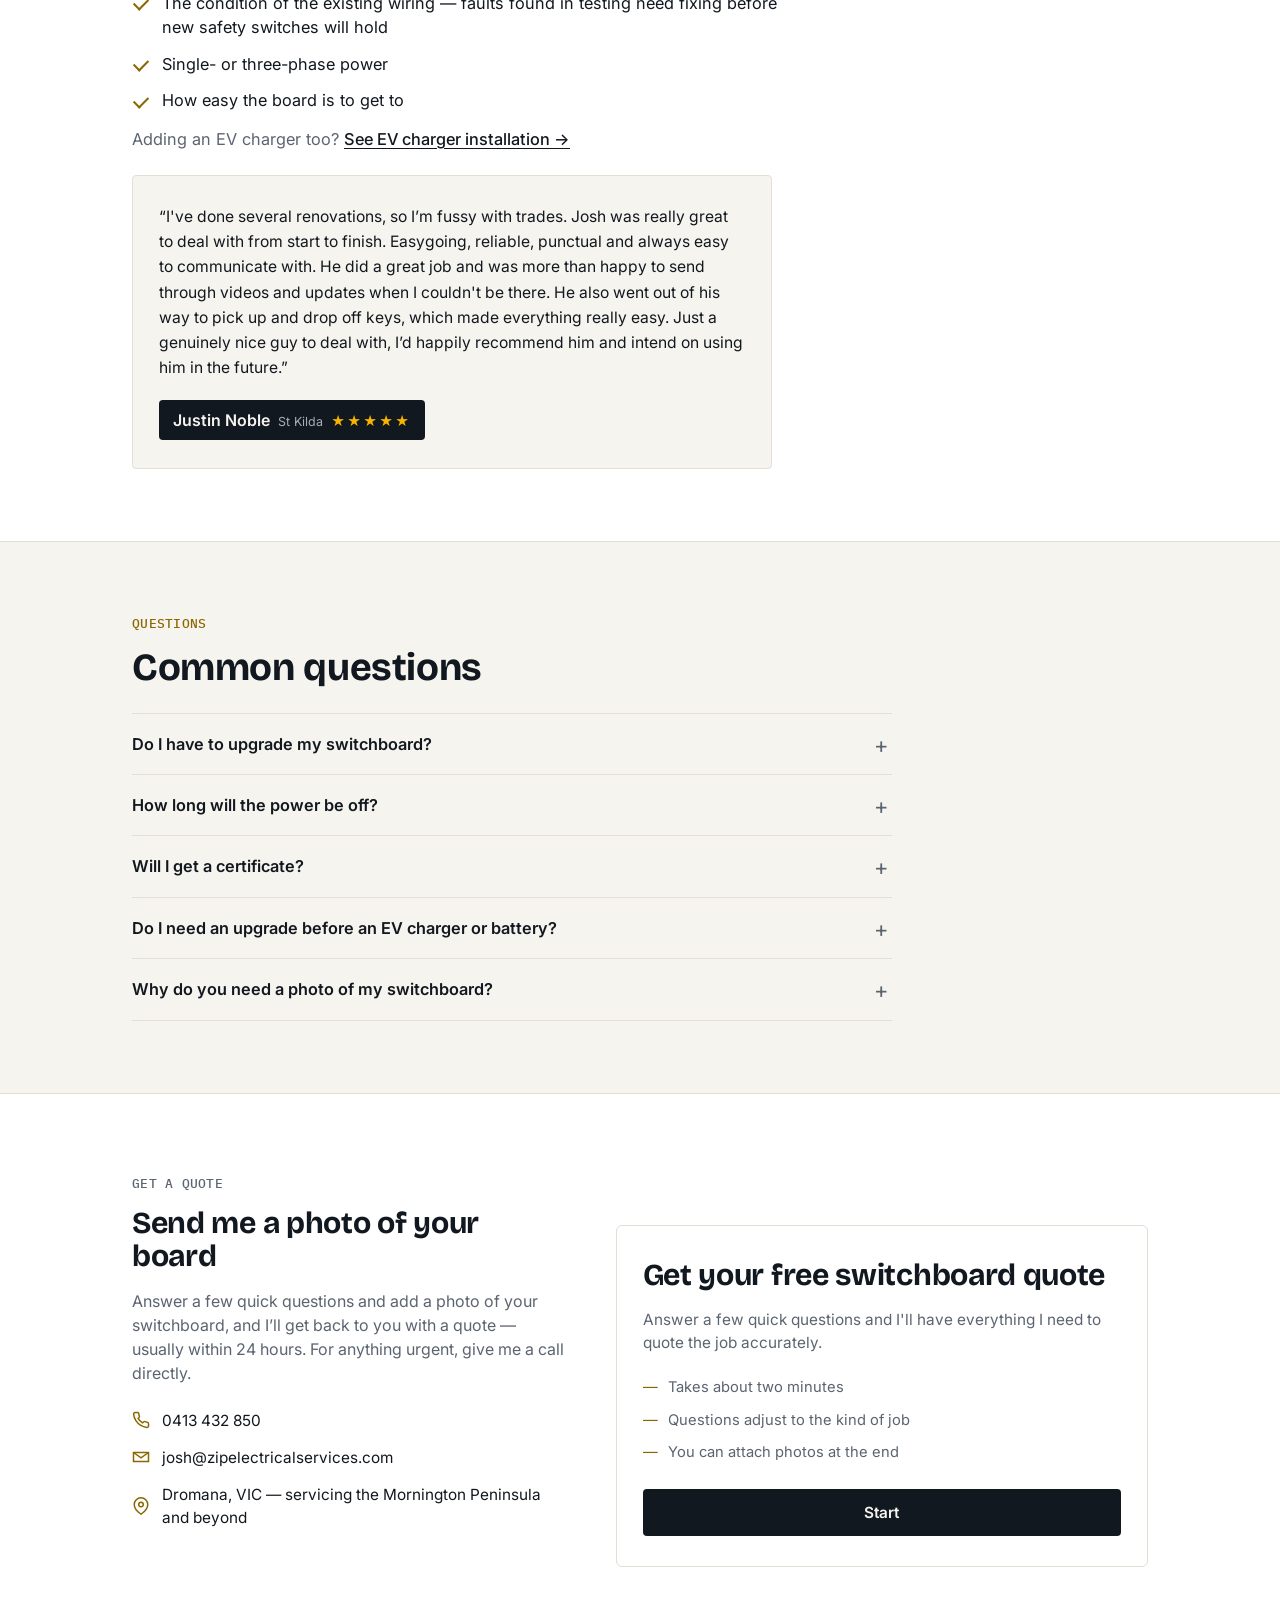
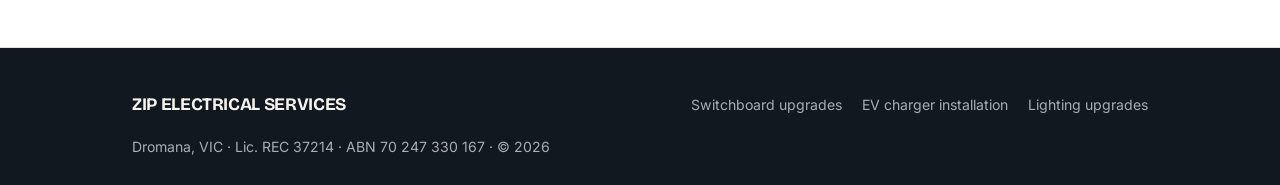
<file: switchboard-upgrades.html>
<!DOCTYPE html>
<html lang="en-AU">
<head>
<meta charset="UTF-8">
<meta name="viewport" content="width=device-width, initial-scale=1.0">
<title>Switchboard Upgrades Mornington Peninsula | Zip Electrical</title>
<meta name="description" content="Old fuse box or a safety switch that keeps tripping? Licensed Dromana electrician upgrading switchboards across the Mornington Peninsula. Free quotes.">
<link rel="canonical" href="https://www.zipelectricalservices.com/switchboard-upgrades">

<!-- Favicon -->
<link rel="icon" href="/favicon.ico" sizes="any">
<link rel="icon" type="image/png" sizes="32x32" href="/favicon-32x32.png">
<link rel="icon" type="image/png" sizes="16x16" href="/favicon-16x16.png">
<link rel="apple-touch-icon" sizes="180x180" href="/apple-touch-icon.png">
<meta name="theme-color" content="#F6F4EF">

<!-- Open Graph -->
<meta property="og:type" content="website">
<meta property="og:site_name" content="Zip Electrical Services">
<meta property="og:title" content="Switchboard Upgrades Mornington Peninsula | Zip Electrical">
<meta property="og:description" content="Old fuse box or a safety switch that keeps tripping? Licensed Dromana electrician upgrading switchboards across the Mornington Peninsula. Free quotes.">
<meta property="og:image" content="https://www.zipelectricalservices.com/images/work2-switchboard-upgrade.jpg">
<meta property="og:url" content="https://www.zipelectricalservices.com/switchboard-upgrades">
<meta property="og:locale" content="en_AU">
<meta name="twitter:card" content="summary_large_image">

<script type="application/ld+json">
{
  "@context": "https://schema.org",
  "@type": "Service",
  "name": "Switchboard upgrades",
  "serviceType": "Switchboard upgrade",
  "url": "https://www.zipelectricalservices.com/switchboard-upgrades",
  "provider": {
    "@id": "https://www.zipelectricalservices.com/#business"
  },
  "areaServed": {
    "@type": "Place",
    "name": "Mornington Peninsula, VIC"
  }
}
</script>
<script type="application/ld+json">
{
  "@context": "https://schema.org",
  "@type": "BreadcrumbList",
  "itemListElement": [
    {
      "@type": "ListItem",
      "position": 1,
      "name": "Home",
      "item": "https://www.zipelectricalservices.com/"
    },
    {
      "@type": "ListItem",
      "position": 2,
      "name": "Switchboard upgrades",
      "item": "https://www.zipelectricalservices.com/switchboard-upgrades"
    }
  ]
}
</script>
<script type="application/ld+json">
{
  "@context": "https://schema.org",
  "@type": "FAQPage",
  "mainEntity": [
    {
      "@type": "Question",
      "name": "Do I have to upgrade my switchboard?",
      "acceptedAnswer": {
        "@type": "Answer",
        "text": "Not always. If your board has old ceramic fuses, no safety switches, or it’s tripping or showing heat damage, an upgrade is usually the safest fix. Send me a photo and I’ll tell you straight whether it needs doing."
      }
    },
    {
      "@type": "Question",
      "name": "How long will the power be off?",
      "acceptedAnswer": {
        "@type": "Answer",
        "text": "It depends on the size of the board and what I find. I’ll give you a time frame with your quote so you can plan around it."
      }
    },
    {
      "@type": "Question",
      "name": "Will I get a certificate?",
      "acceptedAnswer": {
        "@type": "Answer",
        "text": "Yes. In Victoria, electrical installation work needs a Certificate of Electrical Safety, and you’ll get one when the job’s done."
      }
    },
    {
      "@type": "Question",
      "name": "Do I need an upgrade before an EV charger or battery?",
      "acceptedAnswer": {
        "@type": "Answer",
        "text": "Sometimes. Older boards often don’t have the space or protection needed for a new circuit. If you’re planning an EV charger or battery, mention it in the quote form and I’ll check the board for it at the same time."
      }
    },
    {
      "@type": "Question",
      "name": "Why do you need a photo of my switchboard?",
      "acceptedAnswer": {
        "@type": "Answer",
        "text": "It shows me the type of board, how much space there is and its condition, so I can quote accurately without an extra trip out."
      }
    }
  ]
}
</script>

<link rel="preconnect" href="https://fonts.googleapis.com">
<link rel="preconnect" href="https://fonts.gstatic.com" crossorigin>
<link href="https://fonts.googleapis.com/css2?family=Bricolage+Grotesque:wght@400;500;600;700;800&family=Inter:wght@400;500;600&family=IBM+Plex+Mono:wght@500&display=swap" rel="stylesheet">
<link rel="stylesheet" href="/styles.css">
</head>
<body>

<a class="skip-link" href="#main">Skip to content</a>

<header>
  <div class="header-inner">
    <a class="logo" href="/" aria-label="Zip Electrical Services home">ZIP<span>.</span></a>
    <nav>
      <a class="navlink" href="/#services">Services</a>
      <a class="navlink" href="/#work">Recent work</a>
      <a class="navlink" href="/#area">Service area</a>
      <a class="quote-btn" href="#quote">Free quote</a>
      <a class="call-btn" href="tel:+61413432850">
        <svg aria-hidden="true" focusable="false" viewBox="0 0 24 24" fill="none" stroke="currentColor" stroke-width="2"><path d="M22 16.92v3a2 2 0 0 1-2.18 2 19.79 19.79 0 0 1-8.63-3.07 19.5 19.5 0 0 1-6-6 19.79 19.79 0 0 1-3.07-8.67A2 2 0 0 1 4.11 2h3a2 2 0 0 1 2 1.72c.127.96.361 1.903.7 2.81a2 2 0 0 1-.45 2.11L8.09 9.91a16 16 0 0 0 6 6l1.27-1.27a2 2 0 0 1 2.11-.45c.907.339 1.85.573 2.81.7A2 2 0 0 1 22 16.92z"/></svg>
        Call now
      </a>
    </nav>
  </div>
</header>

<main id="main">

<section class="hero svc-hero">
  <nav class="breadcrumb" aria-label="Breadcrumb"><a href="/">Home</a> / <span aria-current="page">Switchboard upgrades</span></nav>
  <div class="hero-eyebrow mono"><span class="dot"></span>SWITCHBOARD UPGRADES &mdash; MORNINGTON PENINSULA</div>
  <h1>Switchboard upgrades on the Mornington Peninsula</h1>
  <p class="lead">Still on old ceramic fuses, or your safety switch keeps tripping? I&rsquo;m Josh, a licensed electrician based in Dromana. I replace old switchboards with safe, modern boards fitted with safety switches (RCDs), right across the Peninsula.</p>
  <div class="hero-actions">
    <a class="btn-secondary" href="#quote">Get a free quote</a>
    <a class="btn-primary" href="tel:+61413432850">
      <svg aria-hidden="true" focusable="false" width="16" height="16" viewBox="0 0 24 24" fill="none" stroke="currentColor" stroke-width="2"><path d="M22 16.92v3a2 2 0 0 1-2.18 2 19.79 19.79 0 0 1-8.63-3.07 19.5 19.5 0 0 1-6-6 19.79 19.79 0 0 1-3.07-8.67A2 2 0 0 1 4.11 2h3a2 2 0 0 1 2 1.72c.127.96.361 1.903.7 2.81a2 2 0 0 1-.45 2.11L8.09 9.91a16 16 0 0 0 6 6l1.27-1.27a2 2 0 0 1 2.11-.45c.907.339 1.85.573 2.81.7A2 2 0 0 1 22 16.92z"/></svg>
      Call 0413 432 850
    </a>
  </div>
</section>

<section class="svc-section alt">
  <div class="wrap">
    <div class="prose">
      <span class="mono" style="color:var(--amber-dark);display:block;margin-bottom:14px;">IS IT TIME?</span>
      <h2>Signs your switchboard needs an upgrade</h2>
      <ul class="checklist">
        <li>Old ceramic fuses you have to rewire, instead of circuit breakers</li>
        <li>No safety switches, or only one that doesn&rsquo;t cover the whole house</li>
        <li>Breakers or the safety switch trip often</li>
        <li>Scorch marks, buzzing or a burning smell at the board &mdash; <a href="tel:+61413432850">call me straight away</a></li>
        <li>Your insurer, bank or a building inspection has flagged it</li>
        <li>You&rsquo;re renovating or adding an EV charger, battery or new circuits and the board is full</li>
      </ul>
    </div>
  </div>
</section>

<section class="services-band svc-section">
  <div class="wrap">
    <div class="section-head" style="margin-bottom:0;">
      <span class="mono">RECENT UPGRADES</span>
      <h2>Before and after</h2>
    </div>
<div class="before-after">
      <span class="mono ba-label">SWITCHBOARD UPGRADE &mdash; MORNINGTON</span>
      <div class="ba-grid">
        <div class="ba-item">
          <div class="ba-photo"><img src="/images/switchboard-before.webp" alt="Old fuse board before upgrade" loading="lazy" width="1000" height="750"></div>
          <span class="mono ba-tag">BEFORE</span>
        </div>
        <div class="ba-item">
          <div class="ba-photo"><img src="/images/switchboard-after.webp" alt="Switchboard enclosure after upgrade, Mornington" loading="lazy" width="1000" height="750"></div>
          <span class="mono ba-tag ba-tag-after">AFTER</span>
        </div>
      </div>
    </div>
<div class="before-after">
      <span class="mono ba-label">OLD CERAMIC FUSES UPGRADED &mdash; NOBLE PARK</span>
      <div class="ba-grid">
        <div class="ba-item">
          <div class="ba-photo"><img src="/images/switchboard-before-2.webp" alt="Old ceramic fuse board, disconnected, before upgrade" loading="lazy" width="1000" height="750"></div>
          <span class="mono ba-tag">BEFORE</span>
        </div>
        <div class="ba-item">
          <div class="ba-photo"><img src="/images/work2-switchboard-upgrade.webp" alt="New compliant switchboard with safety switches installed, Noble Park" loading="lazy" width="1000" height="750"></div>
          <span class="mono ba-tag ba-tag-after">AFTER</span>
        </div>
      </div>
    </div>
  </div>
</section>

<section class="svc-section">
  <div class="wrap">
    <div class="section-head" style="margin-bottom:0;">
      <span class="mono">HOW IT WORKS</span>
      <h2>From photo to finished board</h2>
    </div>
    <ol class="steps">
      <li><h3>Send me a photo</h3><p>Use the quote form below. A clear photo of your board lets me quote accurately, usually within 24 hours.</p></li>
      <li><h3>Upgrade day</h3><p>The power will be off while I work, so I&rsquo;ll give you a time frame beforehand to plan around.</p></li>
      <li><h3>Tested and certified</h3><p>Every circuit is tested, and you get a Certificate of Electrical Safety for the work.</p></li>
    </ol>
  </div>
</section>

<section class="svc-section alt">
  <div class="wrap">
    <div class="prose">
      <span class="mono" style="color:var(--amber-dark);display:block;margin-bottom:14px;">PRICING</span>
      <h2>What affects the price</h2>
      <p>Every board is different, so I quote each job individually, and quotes are free. The main things that affect the price are:</p>
      <ul class="checklist">
        <li>How many circuits the house has</li>
        <li>Whether the meter panel or enclosure also needs replacing</li>
        <li>The condition of the existing wiring &mdash; faults found in testing need fixing before new safety switches will hold</li>
        <li>Single- or three-phase power</li>
        <li>How easy the board is to get to</li>
      </ul>
      <p class="related">Adding an EV charger too? <a href="/ev-charger-installation">See EV charger installation &rarr;</a></p>
    </div>
    <div class="single-review">
      <blockquote class="testimonial-card">
        <p class="testimonial-text">&ldquo;I've done several renovations, so I&rsquo;m fussy with trades. Josh was really great to deal with from start to finish. Easygoing, reliable, punctual and always easy to communicate with. He did a great job and was more than happy to send through videos and updates when I couldn't be there. He also went out of his way to pick up and drop off keys, which made everything really easy. Just a genuinely nice guy to deal with, I&rsquo;d happily recommend him and intend on using him in the future.&rdquo;</p>
        <footer class="testimonial-author">
          <div class="testimonial-badge">
            <span class="testimonial-name">Justin Noble</span>
            <span class="testimonial-location">St Kilda</span>
            <span class="testimonial-stars" role="img" aria-label="5 out of 5 stars">&#9733;&#9733;&#9733;&#9733;&#9733;</span>
          </div>
        </footer>
      </blockquote>
    </div>
  </div>
</section>

<section class="svc-section" id="faq">
  <div class="wrap">
    <div class="section-head" style="margin-bottom:8px;">
      <span class="mono">QUESTIONS</span>
      <h2>Common questions</h2>
    </div>
    <div class="faq">
      <details>
        <summary>Do I have to upgrade my switchboard?</summary>
        <p>Not always. If your board has old ceramic fuses, no safety switches, or it&rsquo;s tripping or showing heat damage, an upgrade is usually the safest fix. Send me a photo and I&rsquo;ll tell you straight whether it needs doing.</p>
      </details>
      <details>
        <summary>How long will the power be off?</summary>
        <p>It depends on the size of the board and what I find. I&rsquo;ll give you a time frame with your quote so you can plan around it.</p>
      </details>
      <details>
        <summary>Will I get a certificate?</summary>
        <p>Yes. In Victoria, electrical installation work needs a Certificate of Electrical Safety, and you&rsquo;ll get one when the job&rsquo;s done.</p>
      </details>
      <details>
        <summary>Do I need an upgrade before an EV charger or battery?</summary>
        <p>Sometimes. Older boards often don&rsquo;t have the space or protection needed for a new circuit. If you&rsquo;re planning an <a href="/ev-charger-installation">EV charger</a> or battery, mention it in the quote form and I&rsquo;ll check the board for it at the same time.</p>
      </details>
      <details>
        <summary>Why do you need a photo of my switchboard?</summary>
        <p>It shows me the type of board, how much space there is and its condition, so I can quote accurately without an extra trip out.</p>
      </details>
    </div>
  </div>
</section>

<section class="quote-band" id="quote">
  <div class="quote-inner">
    <div class="quote-side">
      <span class="mono">GET A QUOTE</span>
      <h2>Send me a photo of your board</h2>
      <p>Answer a few quick questions and add a photo of your switchboard, and I&rsquo;ll get back to you with a quote &mdash; usually within 24 hours. For anything urgent, give me a call directly.</p>
      <div class="contact-block">
        <div class="contact-row">
          <svg aria-hidden="true" focusable="false" viewBox="0 0 24 24" fill="none" stroke="currentColor" stroke-width="2"><path d="M22 16.92v3a2 2 0 0 1-2.18 2 19.79 19.79 0 0 1-8.63-3.07 19.5 19.5 0 0 1-6-6 19.79 19.79 0 0 1-3.07-8.67A2 2 0 0 1 4.11 2h3a2 2 0 0 1 2 1.72c.127.96.361 1.903.7 2.81a2 2 0 0 1-.45 2.11L8.09 9.91a16 16 0 0 0 6 6l1.27-1.27a2 2 0 0 1 2.11-.45c.907.339 1.85.573 2.81.7A2 2 0 0 1 22 16.92z"/></svg>
          <a href="tel:+61413432850">0413 432 850</a>
        </div>
        <div class="contact-row">
          <svg aria-hidden="true" focusable="false" viewBox="0 0 24 24" fill="none" stroke="currentColor" stroke-width="2"><path d="M4 4h16v16H4z" opacity="0"/><path d="M22 6l-10 7L2 6"/><path d="M2 6h20v12H2z"/></svg>
          <a href="mailto:josh@zipelectricalservices.com">josh@zipelectricalservices.com</a>
        </div>
        <div class="contact-row">
          <svg aria-hidden="true" focusable="false" viewBox="0 0 24 24" fill="none" stroke="currentColor" stroke-width="2"><path d="M21 10c0 7-9 13-9 13s-9-6-9-13a9 9 0 0 1 18 0z"/><circle cx="12" cy="10" r="3"/></svg>
          <span>Dromana, VIC &mdash; servicing the Mornington Peninsula and beyond</span>
        </div>
      </div>
    </div>
    <div class="qb" data-job="switchboard" data-intro-title="Get your free switchboard quote">
      <div class="progress-track" aria-hidden="true"><div class="progress-fill" id="qbProgressFill"></div></div>
      <div class="qb-step-label" id="qbStepLabel"></div>
      <div id="qbStage"></div>
    </div>
  </div>
</section>

</main>

<footer>
  <div class="footer-inner">
    <a class="logo" href="/">ZIP ELECTRICAL SERVICES</a>
    <nav class="footer-links" aria-label="Services">
      <a href="/switchboard-upgrades">Switchboard upgrades</a>
      <a href="/ev-charger-installation">EV charger installation</a>
      <a href="/lighting-upgrades">Lighting upgrades</a>
    </nav>
    <div>Dromana, VIC &middot; Lic.&nbsp;REC&nbsp;37214 &middot; ABN&nbsp;70&nbsp;247&nbsp;330&nbsp;167 &middot; &copy;&nbsp;2026</div>
  </div>
</footer>

<script src="/quote-wizard.js"></script>
</body>
</html>
</file>
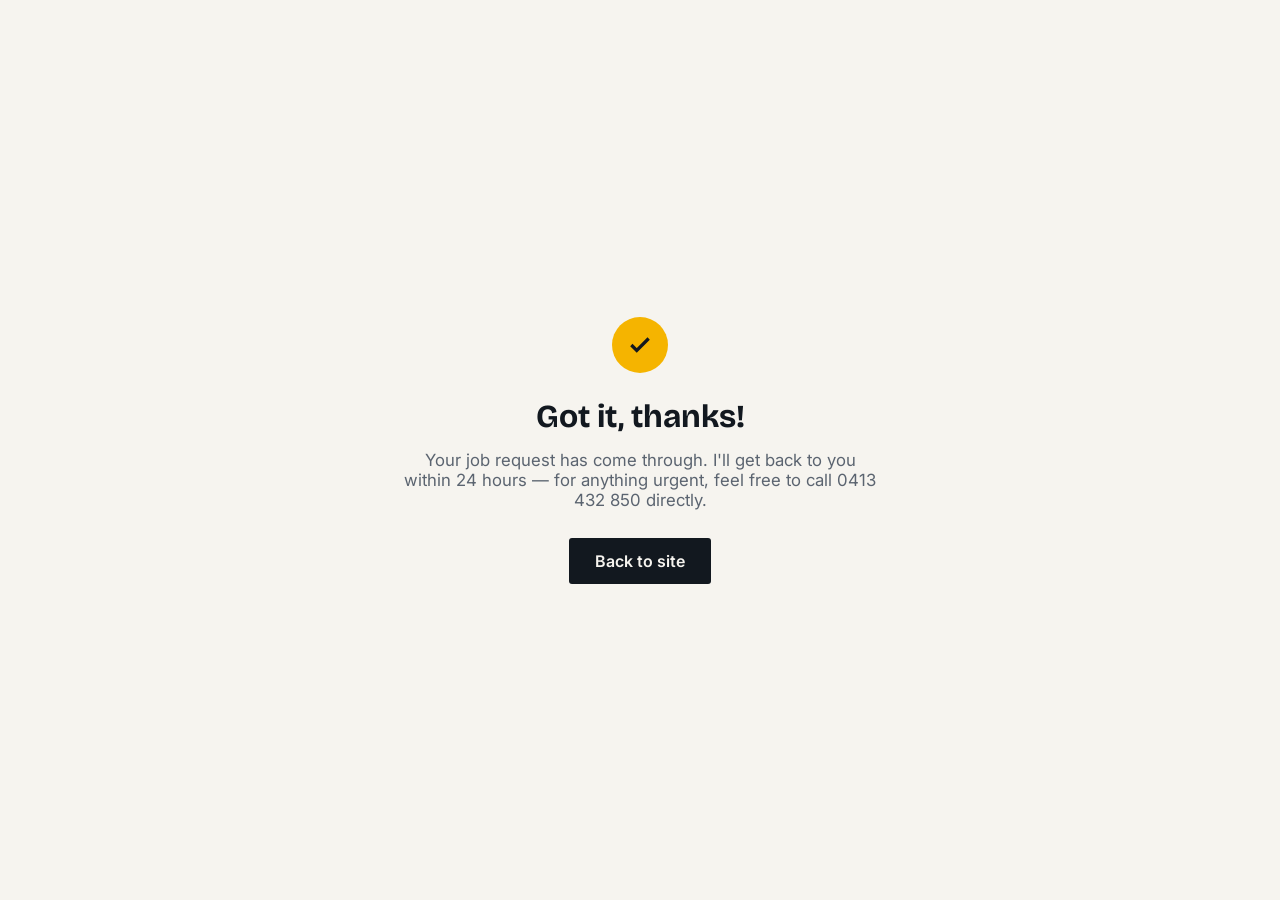
<file: thank-you.html>
<!DOCTYPE html>
<html lang="en">
<head>
<meta charset="UTF-8">
<meta name="viewport" content="width=device-width, initial-scale=1.0">
<title>Thanks — Zip Electrical Services</title>
<meta name="robots" content="noindex">
<link href="https://fonts.googleapis.com/css2?family=Bricolage+Grotesque:wght@400;500;600;700;800&family=Inter:wght@400;500;600&display=swap" rel="stylesheet">
<style>
  :root {
    --ink: #12181F;
    --cream: #F6F4EF;
    --amber: #F5B400;
    --slate: #5B6470;
  }
  * { box-sizing: border-box; margin: 0; padding: 0; }
  body {
    font-family: 'Inter', sans-serif;
    background: var(--cream);
    color: var(--ink);
    min-height: 100vh;
    display: flex;
    align-items: center;
    justify-content: center;
    text-align: center;
    padding: 32px;
  }
  .box { max-width: 480px; }
  .check {
    width: 56px; height: 56px;
    border-radius: 50%;
    background: var(--amber);
    display: flex; align-items: center; justify-content: center;
    margin: 0 auto 24px;
  }
  h1 {
    font-family: 'Bricolage Grotesque', sans-serif;
    font-size: 2rem;
    margin-bottom: 14px;
  }
  p { color: var(--slate); font-size: 1.05rem; margin-bottom: 28px; }
  a {
    display: inline-block;
    background: var(--ink);
    color: var(--cream);
    padding: 13px 26px;
    border-radius: 3px;
    text-decoration: none;
    font-weight: 600;
  }
</style>
</head>
<body>
  <div class="box">
    <div class="check">
      <svg width="26" height="26" viewBox="0 0 24 24" fill="none" stroke="#12181F" stroke-width="3"><path d="M20 6L9 17l-5-5"/></svg>
    </div>
    <h1>Got it, thanks!</h1>
    <p>Your job request has come through. I'll get back to you within 24 hours — for anything urgent, feel free to call 0413 432 850 directly.</p>
    <a href="/">Back to site</a>
  </div>
</body>
</html>
</file>
<file: styles.css>
:root {
  --ink: #12181F;
  --ink-soft: #232B34;
  --cream: #F6F4EF;
  --amber: #F5B400;
  --amber-dark: #8A6700;
  --slate: #5B6470;
  --line: #E3DFD5;
  --white: #FFFFFF;
  --danger: #B23B2E;
  --danger-bg: #FBEAE7;
}

* { box-sizing: border-box; margin: 0; padding: 0; }

html { scroll-behavior: smooth; }

/* Keyboard focus: high-contrast ring everywhere, amber on dark sections */
:focus-visible { outline: 2px solid var(--ink); outline-offset: 2px; }
.services-band :focus-visible, footer :focus-visible { outline-color: var(--amber); }

.skip-link {
  position: absolute;
  left: 16px;
  top: -60px;
  z-index: 100;
  background: var(--ink);
  color: var(--cream);
  padding: 10px 16px;
  border-radius: 3px;
  font-weight: 600;
}
.skip-link:focus { top: 12px; }

body {
  font-family: 'Inter', sans-serif;
  background: var(--cream);
  color: var(--ink);
  line-height: 1.5;
  -webkit-font-smoothing: antialiased;
}

h1, h2, h3 {
  font-family: 'Bricolage Grotesque', sans-serif;
  font-weight: 700;
  letter-spacing: -0.01em;
  line-height: 1.08;
}

.mono {
  font-family: 'IBM Plex Mono', monospace;
  font-weight: 500;
  letter-spacing: 0.02em;
  font-size: 0.8rem;
}

a { color: inherit; text-decoration: none; }

img { max-width: 100%; display: block; }

.wrap {
  max-width: 1080px;
  margin: 0 auto;
  padding: 0 32px;
}

/* Header */
header {
  position: sticky;
  top: 0;
  z-index: 50;
  background: rgba(246, 244, 239, 0.92);
  backdrop-filter: blur(8px);
  border-bottom: 1px solid var(--line);
}

.header-inner {
  display: flex;
  align-items: center;
  justify-content: space-between;
  padding: 18px 32px;
  max-width: 1080px;
  margin: 0 auto;
}

.logo {
  font-family: 'Bricolage Grotesque', sans-serif;
  font-weight: 700;
  font-size: 1.35rem;
  letter-spacing: -0.02em;
}

.logo span { color: var(--amber); }

nav { display: flex; align-items: center; gap: 28px; }

nav a.navlink {
  font-size: 0.92rem;
  color: var(--slate);
  display: none;
}

@media (min-width: 720px) {
  nav a.navlink { display: inline; }
}

.call-btn {
  background: var(--ink);
  color: var(--cream);
  padding: 10px 20px;
  border-radius: 3px;
  font-weight: 600;
  font-size: 0.92rem;
  display: inline-flex;
  align-items: center;
  gap: 8px;
  transition: background 0.15s ease;
}

.call-btn:hover { background: var(--ink-soft); }

.quote-btn {
  border: 1px solid var(--ink);
  color: var(--ink);
  padding: 9px 16px;
  border-radius: 3px;
  font-weight: 600;
  font-size: 0.92rem;
  white-space: nowrap;
}
.quote-btn:hover { background: var(--white); }

@media (max-width: 719px) {
  nav { gap: 10px; }
  .quote-btn, .call-btn { padding: 9px 14px; }
}

.call-btn svg { width: 15px; height: 15px; }

/* Hero */
.hero {
  padding: 96px 32px 88px;
  max-width: 1080px;
  margin: 0 auto;
}

.hero-eyebrow {
  color: var(--slate);
  margin-bottom: 22px;
  display: flex;
  align-items: center;
  gap: 10px;
}

.dot {
  width: 7px;
  height: 7px;
  border-radius: 50%;
  background: var(--amber);
  display: inline-block;
  animation: pulse 2.2s infinite;
}

@keyframes pulse {
  0%, 100% { opacity: 1; }
  50% { opacity: 0.35; }
}

.hero h1 {
  font-size: clamp(1.8rem, 4.2vw, 3rem);
  max-width: 900px;
}

.hero-line {
  display: inline-block;
  overflow: hidden;
}

.hero-line span {
  display: inline-block;
  transform: translateY(110%);
  animation: rise 0.65s cubic-bezier(0.22, 1, 0.36, 1) forwards;
}

.hero-line:nth-child(1) span { animation-delay: 0.05s; }
.hero-line:nth-child(2) span { animation-delay: 0.16s; color: var(--amber); }
.hero-line:nth-child(3) span { animation-delay: 0.27s; }

@keyframes rise {
  to { transform: translateY(0); }
}

@media (prefers-reduced-motion: reduce) {
  html { scroll-behavior: auto; }
  .hero-line span { animation: none; transform: none; }
  .dot { animation: none; }
  .qb .progress-fill { transition: none; }
}

.hero p.lead {
  margin-top: 26px;
  font-size: 1.1rem;
  color: var(--slate);
  max-width: 480px;
}

.hero-actions {
  margin-top: 38px;
  display: flex;
  gap: 14px;
  flex-wrap: wrap;
}

.btn-primary {
  background: var(--amber);
  color: var(--ink);
  padding: 15px 28px;
  border-radius: 3px;
  font-weight: 600;
  display: inline-flex;
  align-items: center;
  gap: 10px;
  font-size: 0.98rem;
}

.btn-secondary {
  border: 1px solid var(--ink);
  color: var(--ink);
  padding: 15px 28px;
  border-radius: 3px;
  font-weight: 600;
  font-size: 0.98rem;
}

.hero-meta {
  margin-top: 56px;
  display: flex;
  gap: 40px;
  flex-wrap: wrap;
  padding-top: 28px;
  border-top: 1px solid var(--line);
}

.hero-meta > * { max-width: 220px; }
.hero-meta a:hover .label { color: var(--ink); }
.hero-meta .num.stars { color: var(--amber); letter-spacing: 0.04em; }

.hero-meta .num {
  font-family: 'Bricolage Grotesque', sans-serif;
  font-weight: 700;
  font-size: 1.6rem;
}

.hero-meta .label {
  color: var(--slate);
  font-size: 0.88rem;
  margin-top: 2px;
}

/* Section shared */
section { padding: 80px 32px; }

.section-head { margin-bottom: 48px; max-width: 560px; }

.section-head .mono { color: var(--amber-dark, #8A6700); display: block; margin-bottom: 14px; }

.section-head h2 { font-size: clamp(1.8rem, 3.4vw, 2.4rem); }

.section-head p { color: var(--slate); margin-top: 14px; font-size: 1.02rem; }

/* Services */
.services-band { background: var(--ink); color: var(--cream); }

.services-band .section-head p { color: #A7ADB6; }

.services-band .mono { color: var(--amber); }

.service-grid {
  display: grid;
  grid-template-columns: repeat(4, 1fr);
  gap: 1px;
  background: rgba(255,255,255,0.1);
  border: 1px solid rgba(255,255,255,0.1);
}

@media (max-width: 900px) {
  .service-grid { grid-template-columns: repeat(2, 1fr); }
}

@media (max-width: 480px) {
  .service-grid { grid-template-columns: 1fr; }
}

.service-card {
  background: var(--ink);
  padding: 32px 26px;
}

.service-card .idx {
  font-family: 'IBM Plex Mono', monospace;
  font-size: 0.78rem;
  color: var(--amber);
  display: block;
  margin-bottom: 20px;
}

.service-card h3 {
  font-size: 1.18rem;
  margin-bottom: 10px;
}

.service-card p {
  color: #A7ADB6;
  font-size: 0.94rem;
}

/* Before / after */
.before-after {
  margin-top: 56px;
  padding-top: 40px;
  border-top: 1px solid rgba(255,255,255,0.1);
}

.ba-label {
  color: var(--amber);
  display: block;
  margin-bottom: 20px;
}

.ba-grid {
  display: grid;
  grid-template-columns: 1fr 1fr;
  gap: 16px;
}

@media (max-width: 560px) {
  .ba-grid { grid-template-columns: 1fr; }
}

.ba-item { position: relative; }

.ba-photo {
  aspect-ratio: 4/3;
  border-radius: 4px;
  overflow: hidden;
  background: #232B34;
}

.ba-photo img {
  width: 100%;
  height: 100%;
  object-fit: cover;
  display: block;
}

.ba-tag {
  position: absolute;
  top: 12px;
  left: 12px;
  background: rgba(18,24,31,0.85);
  color: #A7ADB6 !important;
  padding: 5px 10px;
  border-radius: 2px;
  font-size: 0.72rem;
  letter-spacing: 0.06em;
}

.ba-tag-after {
  background: var(--amber);
  color: var(--ink) !important;
}

/* Work */
.work-grid {
  display: grid;
  grid-template-columns: repeat(auto-fit, minmax(280px, 1fr));
  gap: 22px;
}

.work-card {
  background: var(--white);
  border: 1px solid var(--line);
  border-radius: 4px;
  overflow: hidden;
}

.work-photo {
  aspect-ratio: 4/3;
  background: #DCD6C4;
  overflow: hidden;
}

.work-photo img {
  width: 100%;
  height: 100%;
  object-fit: cover;
  display: block;
}

.work-body { padding: 22px 24px 26px; }

.work-body .mono { color: var(--slate); display: block; margin-bottom: 8px; }

.work-body h3 { font-size: 1.05rem; margin-bottom: 8px; }

.work-body p { color: var(--slate); font-size: 0.92rem; }

/* Testimonials */
.testimonials-grid {
  display: grid;
  grid-template-columns: repeat(auto-fit, minmax(320px, 1fr));
  gap: 22px;
}

.testimonial-card {
  background: var(--cream);
  border: 1px solid var(--line);
  border-radius: 4px;
  padding: 28px 26px;
  margin: 0;
}

.testimonial-text {
  font-size: 0.98rem;
  line-height: 1.6;
  color: var(--ink);
  margin: 0 0 20px 0;
}

.testimonial-author {
  background: none;
  color: var(--ink);
  padding: 0;
  margin: 0;
  display: flex;
  flex-direction: column;
  align-items: flex-start;
  gap: 8px;
}

.testimonial-badge {
  display: inline-flex;
  align-items: baseline;
  gap: 8px;
  background: var(--ink);
  color: var(--cream);
  padding: 8px 14px;
  border-radius: 4px;
}

.testimonial-name {
  font-weight: 600;
  color: var(--cream);
}

.testimonial-location {
  font-size: 0.78rem;
  color: #A7ADB6;
}

.testimonial-stars {
  color: var(--amber);
  letter-spacing: 2px;
  font-size: 0.85rem;
}

/* Area */
.area {
  display: grid;
  grid-template-columns: 1fr;
  gap: 40px;
}

@media (min-width: 760px) {
  .area { grid-template-columns: 1fr 1fr; align-items: center; }
}

.area-list {
  display: flex;
  flex-wrap: wrap;
  gap: 10px;
  margin-top: 24px;
}

.area-chip {
  border: 1px solid var(--line);
  background: var(--white);
  padding: 8px 14px;
  border-radius: 3px;
  font-size: 0.88rem;
}

/* Quote form */
.quote-band {
  background: var(--white);
  border-top: 1px solid var(--line);
  border-bottom: 1px solid var(--line);
}

.quote-inner {
  display: grid;
  grid-template-columns: 1fr;
  gap: 48px;
  max-width: 1016px;
  margin: 0 auto;
}

@media (min-width: 820px) {
  .quote-inner { grid-template-columns: 0.9fr 1.1fr; }
}

.quote-side .mono { color: var(--slate); display: block; margin-bottom: 14px; }

.quote-side h2 { font-size: 1.9rem; margin-bottom: 16px; }

.quote-side p { color: var(--slate); margin-bottom: 24px; }

.contact-block { display: flex; flex-direction: column; gap: 14px; }

.contact-row {
  display: flex;
  align-items: center;
  gap: 12px;
  font-size: 0.96rem;
}

.contact-row svg { width: 18px; height: 18px; flex-shrink: 0; color: var(--amber-dark); }

/* Guided quote builder (embedded wizard) */
.qb { max-width: 640px; }

.qb .progress-track {
  height: 4px;
  width: 100%;
  background: var(--line);
  border-radius: 4px;
  overflow: hidden;
  margin-bottom: 8px;
}

.qb .progress-fill {
  height: 100%;
  background: var(--amber);
  width: 0%;
  transition: width 0.25s ease;
}

.qb .qb-step-label {
  font-family: 'IBM Plex Mono', monospace;
  font-size: 0.72rem;
  letter-spacing: 0.04em;
  color: var(--slate);
  margin-bottom: 28px;
  min-height: 1em;
}

.qb .card {
  background: var(--white);
  border: 1px solid var(--line);
  border-radius: 6px;
  padding: 30px 26px;
}

.qb .stage-title {
  font-size: 1.5rem;
  line-height: 1.25;
  margin-bottom: 8px;
}

.qb .stage-sub {
  color: var(--slate);
  font-size: 0.96rem;
  line-height: 1.5;
  margin: 0 0 22px 0;
}

.qb .options {
  display: flex;
  flex-direction: column;
  gap: 10px;
}

.qb .option {
  display: flex;
  align-items: flex-start;
  gap: 12px;
  border: 1px solid var(--line);
  background: var(--cream);
  border-radius: 5px;
  padding: 14px 16px;
  cursor: pointer;
  text-align: left;
  font-family: 'Inter', sans-serif;
  color: var(--ink);
  font-size: 0.96rem;
  transition: border-color 0.12s ease, background 0.12s ease;
}

.qb .option:hover { border-color: var(--amber-dark); }

.qb .option.selected {
  border-color: var(--amber);
  background: color-mix(in srgb, var(--amber) 12%, var(--white));
}

.qb .option .indicator {
  width: 18px;
  height: 18px;
  flex-shrink: 0;
  border: 1.5px solid var(--slate);
  margin-top: 1px;
}

.qb .option.radio .indicator { border-radius: 50%; }
.qb .option.check .indicator { border-radius: 4px; }

.qb .option.selected .indicator {
  border-color: var(--amber);
  background: var(--amber);
  position: relative;
}

.qb .option.radio.selected .indicator::after {
  content: "";
  position: absolute;
  inset: 4px;
  border-radius: 50%;
  background: var(--ink);
}

.qb .option.check.selected .indicator::after {
  content: "";
  position: absolute;
  left: 4px;
  top: 1px;
  width: 5px;
  height: 9px;
  border-right: 2px solid var(--ink);
  border-bottom: 2px solid var(--ink);
  transform: rotate(45deg);
}

.qb .option .option-text { display: flex; flex-direction: column; gap: 2px; }
.qb .option .option-label { font-weight: 500; }
.qb .option .option-sub { font-size: 0.82rem; color: var(--slate); }

.qb .field { margin-bottom: 16px; }
.qb .field:last-child { margin-bottom: 0; }

.qb .field label {
  display: block;
  font-size: 0.85rem;
  color: var(--slate);
  margin-bottom: 6px;
}

.qb .field input, .qb .field textarea {
  width: 100%;
  border: 1px solid #858B93;
  background: var(--cream);
  color: var(--ink);
  padding: 12px 14px;
  border-radius: 4px;
  font-family: 'Inter', sans-serif;
  font-size: 0.96rem;
}

.qb .field input:focus, .qb .field textarea:focus {
  outline: 2px solid var(--ink);
  outline-offset: 1px;
}
.qb h2[tabindex="-1"]:focus { outline: none; }
.qb .photo-upload:focus-within { outline: 2px solid var(--ink); outline-offset: 2px; }

.qb .field.error input { border-color: var(--danger); }
.qb .field-error {
  color: var(--danger);
  font-size: 0.78rem;
  margin-top: 6px;
  display: none;
}
.qb .field.error .field-error { display: block; }

.qb .sr-only {
  position: absolute;
  width: 1px; height: 1px;
  padding: 0; margin: -1px;
  overflow: hidden;
  clip: rect(0,0,0,0);
  white-space: nowrap;
  border: 0;
}

.qb .inline-error {
  color: var(--danger);
  font-size: 0.82rem;
  margin-top: 12px;
  display: none;
}
.qb .inline-error.show { display: block; }

.qb .photo-upload {
  border: 1px dashed var(--line);
  border-radius: 5px;
  padding: 22px 16px;
  text-align: center;
  position: relative;
  background: var(--cream);
  cursor: pointer;
}
.qb .photo-upload input { position: absolute; inset: 0; opacity: 0; cursor: pointer; width: 100%; height: 100%; }
.qb .photo-upload svg { width: 20px; height: 20px; color: var(--slate); margin-bottom: 8px; }
.qb .photo-upload .u-text { font-size: 0.9rem; color: var(--slate); }
.qb .photo-upload:hover { border-color: var(--amber-dark); }

.qb .thumbs { display: flex; flex-wrap: wrap; gap: 8px; margin-top: 14px; }
.qb .thumbs img {
  width: 64px; height: 64px; object-fit: cover; border-radius: 4px; border: 1px solid var(--line);
}

.qb .safety-card {
  border: 1px solid var(--danger);
  background: var(--danger-bg);
  border-radius: 6px;
  padding: 26px 24px;
}
.qb .safety-card h2 { color: var(--danger); font-size: 1.3rem; margin-bottom: 10px; }
.qb .safety-card p { color: var(--ink); font-size: 0.94rem; line-height: 1.55; margin: 0 0 18px 0; }
.qb .safety-card .call-btn {
  display: flex;
  align-items: center;
  justify-content: center;
  gap: 10px;
  width: 100%;
  background: var(--danger);
  color: #FFF6F4;
  border: none;
  padding: 16px 18px;
  border-radius: 5px;
  text-decoration: none;
  font-family: 'Inter', sans-serif;
  font-weight: 600;
  font-size: 1.02rem;
  margin-bottom: 10px;
}
.qb .safety-card .call-btn:hover { background: #9A2F24; }
.qb .safety-card .call-btn svg { width: 19px; height: 19px; flex-shrink: 0; }
.qb .safety-card .call-btn .call-number {
  font-family: 'IBM Plex Mono', monospace;
  letter-spacing: 0.02em;
}
.qb .safety-card .copy-row {
  display: flex;
  align-items: center;
  gap: 10px;
  margin-bottom: 18px;
}
.qb .safety-card .copy-row button {
  background: none;
  border: none;
  padding: 8px 0;
  min-height: 32px;
  font-size: 0.8rem;
  font-weight: 500;
  color: var(--slate);
  text-decoration: underline;
  text-underline-offset: 2px;
  cursor: pointer;
}

.qb .summary-list { display: flex; flex-direction: column; gap: 14px; margin-bottom: 24px; }
.qb .summary-row {
  display: flex;
  justify-content: space-between;
  gap: 16px;
  padding-bottom: 12px;
  border-bottom: 1px solid var(--line);
}
.qb .summary-row:last-child { border-bottom: none; padding-bottom: 0; }
.qb .summary-row .s-label { font-size: 0.78rem; color: var(--slate); flex-shrink: 0; width: 42%; }
.qb .summary-row .s-value { font-size: 0.92rem; text-align: right; flex: 1; }

.qb .nav-row {
  display: flex;
  gap: 12px;
  margin-top: 22px;
}

.qb button {
  font-family: 'Inter', sans-serif;
  cursor: pointer;
  border-radius: 4px;
  font-size: 0.96rem;
  font-weight: 600;
  padding: 14px 22px;
  border: none;
}

.qb .btn-primary {
  background: var(--ink);
  color: var(--cream);
  flex: 1;
  justify-content: center;
}
.qb .btn-primary:hover { background: var(--ink-soft); }
.qb .btn-primary:disabled { opacity: 0.4; cursor: not-allowed; }

.qb .btn-ghost {
  background: transparent;
  border: 1px solid var(--line);
  color: var(--ink);
}
.qb .btn-ghost:hover { border-color: var(--slate); }

.qb .btn-full { width: 100%; }

.qb .intro .stage-title { font-size: 1.9rem; margin-bottom: 14px; }
.qb .intro-points { display: flex; flex-direction: column; gap: 10px; margin: 20px 0 26px; }
.qb .intro-points div { display: flex; gap: 10px; align-items: flex-start; font-size: 0.92rem; color: var(--slate); }
.qb .intro-points div::before { content: "—"; color: var(--amber-dark); flex-shrink: 0; }

.qb .confirm {
  text-align: center;
  padding: 20px 6px 4px;
}
.qb .confirm .check-badge {
  width: 48px; height: 48px; border-radius: 50%;
  background: var(--amber); color: var(--ink);
  display: flex; align-items: center; justify-content: center;
  margin: 0 auto 18px;
  font-size: 1.3rem; font-weight: 700;
}
.qb .confirm p { color: var(--slate); font-size: 0.92rem; line-height: 1.55; }
.qb .confirm .note {
  margin-top: 18px;
  font-size: 0.8rem;
  color: var(--slate);
  border-top: 1px solid var(--line);
  padding-top: 16px;
}

.qb .qb-clear {
  background: none;
  border: none;
  padding: 8px 0;
  margin-top: 8px;
  font-size: 0.85rem;
  font-weight: 500;
  color: var(--slate);
  text-decoration: underline;
  text-underline-offset: 2px;
}

.qb .copied-tag {
  font-size: 0.8rem;
  color: var(--amber-dark);
  margin-left: 10px;
}

@media (max-width: 600px) {
  .wrap { padding: 0; }
  section { padding: 64px 24px; }
  .hero { padding: 64px 24px 56px; }
  .header-inner { padding: 14px 24px; }
  .hero-actions a { flex: 1 1 100%; display: flex; justify-content: center; text-align: center; }
  .hero-meta { margin-top: 40px; gap: 22px 20px; }
  .hero-meta > * { flex: 1 1 140px; }
  .hero-meta .num { font-size: 1.25rem; }
}

/* Footer */
footer {
  background: var(--ink);
  color: #A7ADB6;
  padding: 44px 32px 28px;
}

.footer-inner {
  max-width: 1016px;
  margin: 0 auto;
  display: flex;
  justify-content: space-between;
  align-items: center;
  flex-wrap: wrap;
  gap: 18px;
  font-size: 0.88rem;
}

.footer-inner .logo { color: var(--cream); font-size: 1.1rem; }

@media (max-width: 600px) {
  footer { padding: 40px 24px 28px; }
}

/* Service card links (homepage) */
.service-card h3 a:hover { color: var(--amber); }
.service-card .more {
  display: inline-block;
  margin-top: 14px;
  color: var(--amber);
  font-size: 0.88rem;
  font-weight: 600;
}
.service-card .more:hover { text-decoration: underline; text-underline-offset: 3px; }

/* Footer links */
.footer-links { display: flex; flex-wrap: wrap; gap: 8px 20px; }
.footer-links a:hover { color: var(--cream); }

/* ---------- Service pages ---------- */
.breadcrumb {
  font-size: 0.85rem;
  color: var(--slate);
  margin-bottom: 26px;
}
.breadcrumb a { text-decoration: underline; text-underline-offset: 2px; }
.breadcrumb a:hover { color: var(--ink); }

.svc-hero h1 { max-width: 760px; }

.svc-section { padding-top: 72px; padding-bottom: 72px; }
.svc-section.alt { background: var(--white); border-top: 1px solid var(--line); border-bottom: 1px solid var(--line); }

.prose { max-width: 680px; }
.prose p { color: var(--slate); margin-top: 14px; font-size: 1.02rem; }
.prose p a, .related a { text-decoration: underline; text-underline-offset: 3px; color: var(--ink); font-weight: 500; }

.checklist { list-style: none; margin-top: 22px; display: grid; gap: 12px; }
.checklist li {
  position: relative;
  padding-left: 30px;
  font-size: 1.02rem;
}
.checklist li::before {
  content: "";
  position: absolute;
  left: 2px;
  top: 0.45em;
  width: 12px;
  height: 7px;
  border-left: 2px solid var(--amber-dark);
  border-bottom: 2px solid var(--amber-dark);
  transform: rotate(-45deg);
}

.steps {
  list-style: none;
  counter-reset: step;
  display: grid;
  grid-template-columns: repeat(3, 1fr);
  gap: 22px;
  margin-top: 28px;
}
@media (max-width: 760px) { .steps { grid-template-columns: 1fr; } }
.steps li {
  counter-increment: step;
  background: var(--white);
  border: 1px solid var(--line);
  border-radius: 4px;
  padding: 24px 22px;
}
.svc-section.alt .steps li { background: var(--cream); }
.steps li::before {
  content: "0" counter(step);
  font-family: 'IBM Plex Mono', monospace;
  font-size: 0.78rem;
  color: var(--amber-dark);
  display: block;
  margin-bottom: 12px;
}
.steps h3 { font-size: 1.12rem; margin-bottom: 8px; }
.steps p { color: var(--slate); font-size: 0.95rem; }

.card-grid {
  display: grid;
  grid-template-columns: repeat(auto-fit, minmax(180px, 1fr));
  gap: 18px;
  margin-top: 28px;
}
.info-card {
  background: var(--white);
  border: 1px solid var(--line);
  border-radius: 4px;
  padding: 24px 22px;
}
.svc-section.alt .info-card { background: var(--cream); }
.info-card h3 { font-size: 1.12rem; margin-bottom: 8px; }
.info-card p { color: var(--slate); font-size: 0.95rem; }

.faq { max-width: 760px; margin-top: 24px; border-top: 1px solid var(--line); }
.faq details { border-bottom: 1px solid var(--line); }
.faq summary {
  cursor: pointer;
  list-style: none;
  padding: 18px 36px 18px 0;
  font-weight: 600;
  font-size: 1.02rem;
  position: relative;
}
.faq summary::-webkit-details-marker { display: none; }
.faq summary::after {
  content: "+";
  position: absolute;
  right: 4px;
  top: 14px;
  font-size: 1.4rem;
  font-weight: 400;
  color: var(--slate);
}
.faq details[open] summary::after { content: "\2013"; }
.faq details p { color: var(--slate); padding: 0 0 20px; max-width: 680px; }
.faq details p a { text-decoration: underline; text-underline-offset: 3px; color: var(--ink); }

.related { margin-top: 28px; font-size: 1.02rem; }

.single-review { max-width: 640px; margin-top: 24px; }
.prose h2 { font-size: clamp(1.8rem, 3.4vw, 2.4rem); }
</file>
